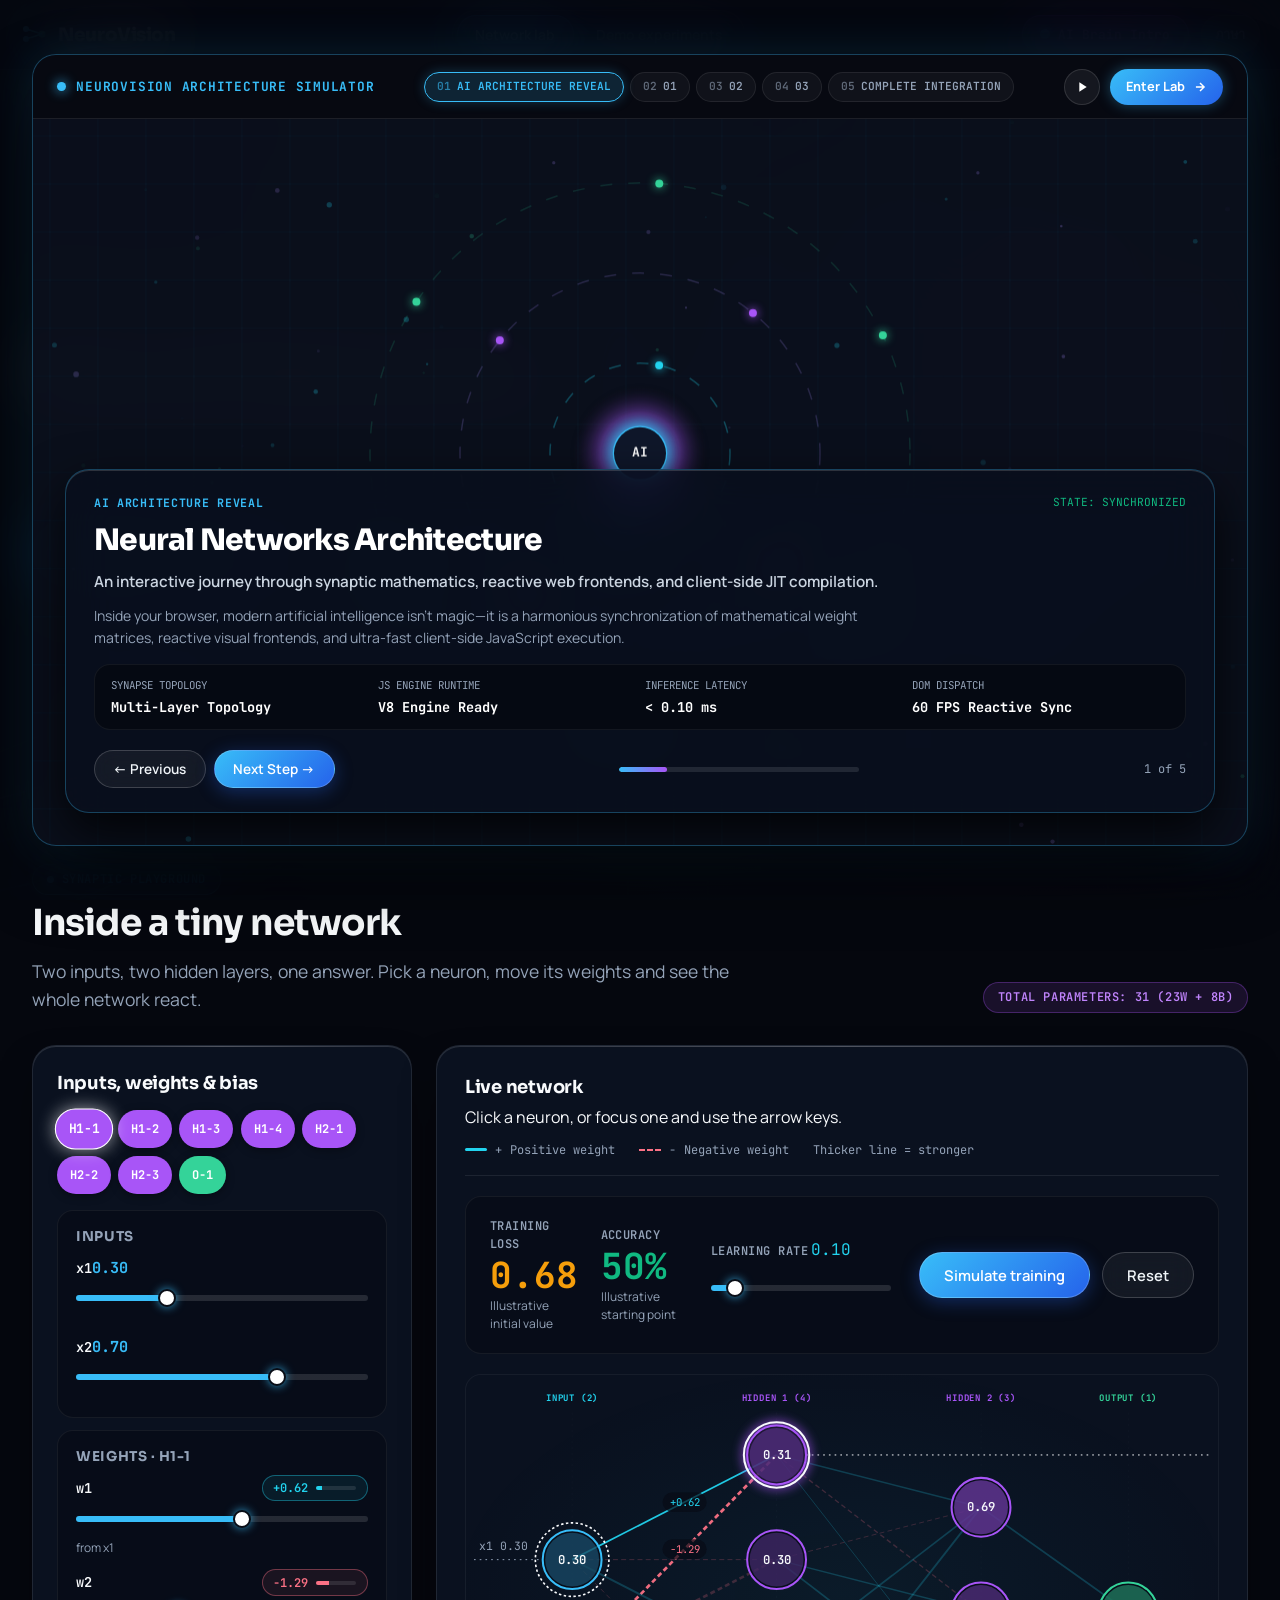
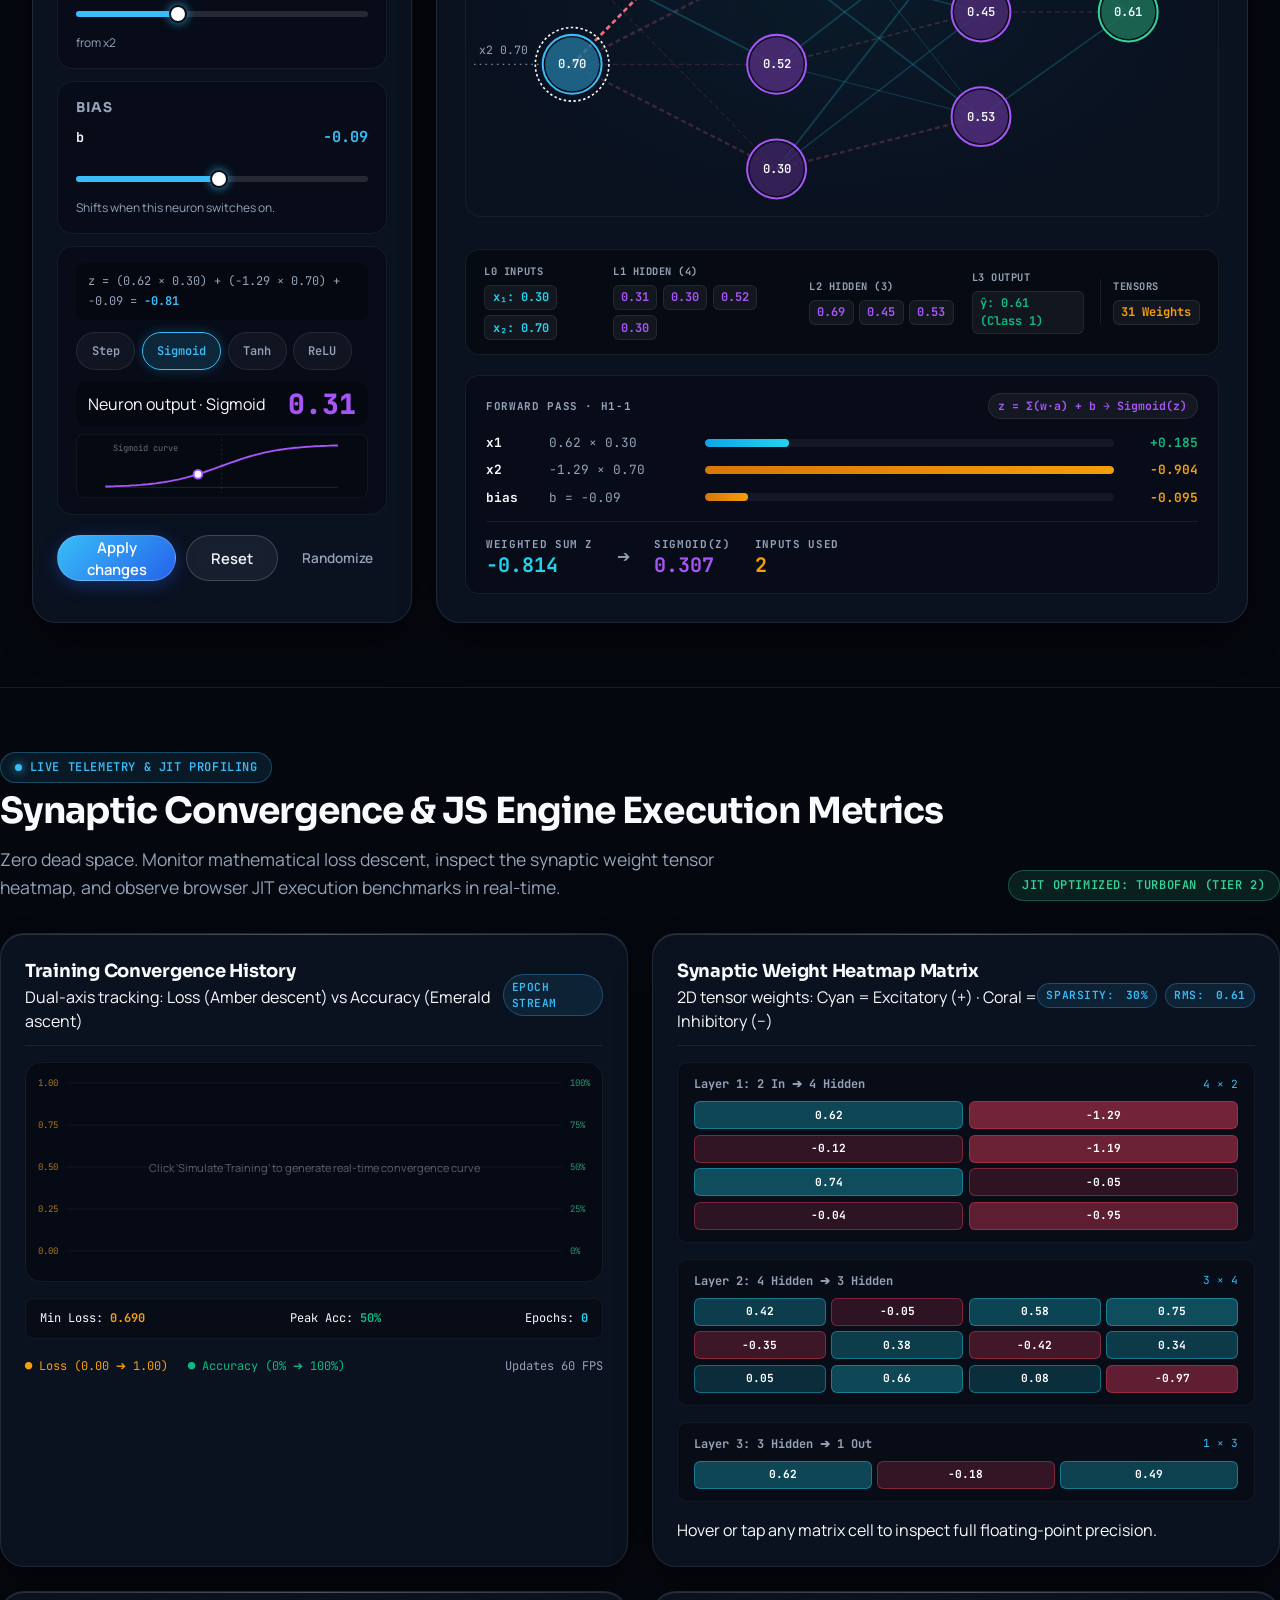
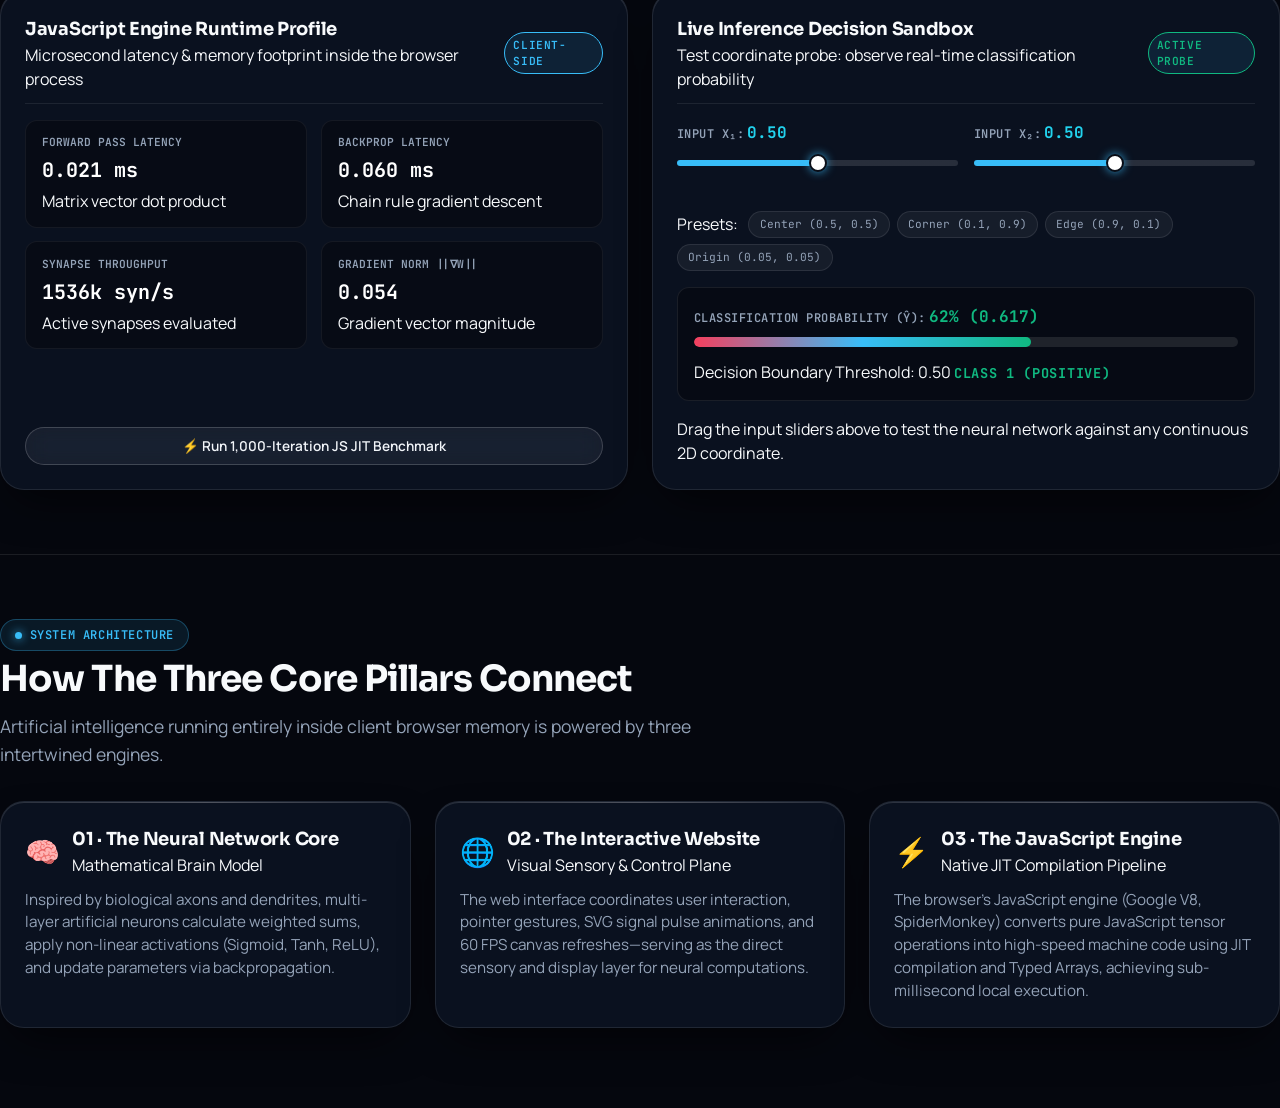
<file: index.html>
<!doctype html>
<html lang="en">
<head>
  <meta charset="utf-8">
  <meta name="viewport" content="width=device-width, initial-scale=1">
  <title data-title-en="NeuroVision — Neural Networks | Real-Time Lab & JS Engine" data-title-th="NeuroVision — โครงข่ายประสาทเทียมและห้องทดลอง">NeuroVision — Neural Networks | Real-Time Lab & JS Engine</title>
  <meta name="description" content="Explore synaptic neural networks, forward tensor activations, and client-side JavaScript execution in real-time.">
  <meta property="og:title" content="NeuroVision — Neural Networks">
  <meta property="og:description" content="Interactive visualizer: Synaptic Weights, Reactive Web Frontend, and V8 JS Compilation Engine in real-time.">
  <meta property="og:type" content="website">
  <meta name="twitter:card" content="summary_large_image">
  <link rel="preconnect" href="https://fonts.googleapis.com">
  <link rel="preconnect" href="https://fonts.gstatic.com" crossorigin>
  <link rel="stylesheet" href="https://fonts.googleapis.com/css2?family=JetBrains+Mono:wght@400;500;600;700;800&family=Manrope:wght@400;500;600;700&family=Sora:wght@600;700;800&display=swap">
  <link rel="stylesheet" href="css/style.css">
  <link rel="icon" href="favicon.svg" type="image/svg+xml">
</head>
<body data-page="lab">
  <div id="bg-host"></div>
  <a href="#main" class="skip-link" data-i18n="skip">Skip to content</a>
  <header id="topbar"></header>

  <main id="main">
    <div class="nv-page-in">
      <!-- Hero Section: Spacious & Clean Layout (Zero Dead Space, No Congestion) -->
      <section class="hero" aria-labelledby="hero-title">
        <div class="hero-art" id="hero-art"></div>
        <div class="hero-fade" aria-hidden="true"></div>
        <div class="container hero-inner">
          <div class="hero-copy">
            <div class="hero-eyebrow">
              <span class="eyebrow-line" aria-hidden="true"></span>
              <span class="eyebrow-text">Live in your browser · Zero cloud</span>
            </div>
            <h1 id="hero-title" class="display-1 hero-glimmer" data-i18n="heroTitle">
              Neural Networks
            </h1>
            
            <p class="hero-subtitle" data-i18n="heroBody">
              Explore synaptic weights, forward tensor propagation, and client-side JavaScript execution in real-time.
            </p>

            <div class="hero-actions">
              <a href="#lab" class="pill-primary" data-i18n="enterLab">Enter Network Lab</a>
              <a href="demos.html" class="pill-outline" data-i18n="tryDemos">Try Demos & Experiments</a>
            </div>
          </div>
        </div>
      </section>

      <!-- Section 1: Interactive Network Lab -->
      <section id="lab" class="container lab" aria-labelledby="lab-title">
        <div class="section-header">
          <div>
            <div class="tech-badge">
              <span class="pulse-dot"></span>
              <span>SYNAPTIC PLAYGROUND</span>
            </div>
            <h2 id="lab-title" class="h2" data-i18n="labTitle" style="margin-top:0.4rem;">Inside a tiny network</h2>
            <p class="lead" data-i18n="labIntro">Two inputs, two hidden layers, one answer. Pick a neuron, move its weights and see the whole network react.</p>
          </div>
          <div class="tech-badge" style="background:rgba(168,85,247,0.12); border-color:rgba(168,85,247,0.3); color:#c084fc;">
            <span>TOTAL PARAMETERS: 31 (23W + 8B)</span>
          </div>
        </div>

        <div class="lab-grid">
          <!-- Neuron Controls (Left Aside Panel) -->
          <aside class="card panel" id="panel" aria-labelledby="panel-title"></aside>

          <!-- Live Network Workspace (Wide Right) -->
          <div class="card-deep workspace">
            <div class="ws-head">
              <div>
                <h3 class="card-title" data-i18n="liveNet">Live Synaptic Network Graph</h3>
                <p class="hint" data-i18n="diagramHint" style="margin-top:0.25rem;">Click any neuron to inspect incoming weights, or focus one and navigate with arrow keys.</p>
              </div>
              <ul class="legend">
                <li><span class="l-pos" aria-hidden="true"></span> + <span data-i18n="positive">Positive Weight</span></li>
                <li><span class="l-neg" aria-hidden="true"></span> − <span data-i18n="negative">Negative Weight</span></li>
                <li data-i18n="thicker">Line Gauge = Signal Amplitude</li>
              </ul>
            </div>

            <!-- Metric & Training Control Bar -->
            <div class="ws-bar">
              <div class="metric">
                <span class="stat-label" data-i18n="loss">Training Loss</span>
                <strong class="metric-val text-amber" id="stat-loss">0.68</strong>
                <span class="metric-cap" id="cap-loss">Measured on training data</span>
              </div>
              <div class="metric">
                <span class="stat-label" data-i18n="accuracy">Accuracy</span>
                <strong class="metric-val text-green" id="stat-acc">50%</strong>
                <span class="metric-cap" id="cap-acc">Binary classification rate</span>
              </div>
              <div class="metric lr">
                <div class="row-between">
                  <span class="stat-label" data-i18n="lr">Learning Rate (η)</span>
                  <span class="lr-value font-mono text-cyan" id="lr-value">0.10</span>
                </div>
                <div id="lr-slider" style="margin-top:0.25rem;"></div>
              </div>
              <div class="ws-actions">
                <button type="button" class="pill-primary" id="btn-train" data-i18n="simulate">Simulate Training</button>
                <button type="button" class="pill-outline" id="btn-reset" data-i18n="reset">Reset Network</button>
              </div>
            </div>

            <!-- Network Canvas SVG -->
            <div class="ws-canvas">
              <svg id="diagram" class="diagram-svg" viewBox="0 0 900 520" preserveAspectRatio="xMidYMid meet" role="group"></svg>
            </div>

            <!-- Live Layer-by-Layer Activation Spectrum Strip (Photo 5 Fix) -->
            <div class="ws-live-spectrum" id="ws-live-spectrum">
              <div class="spectrum-col">
                <span class="spectrum-title">L0 INPUTS</span>
                <div class="spectrum-values" id="spec-l0">
                  <span class="spec-pill text-cyan">x₁: 0.30</span>
                  <span class="spec-pill text-cyan">x₂: 0.70</span>
                </div>
              </div>
              <div class="spectrum-col">
                <span class="spectrum-title">L1 HIDDEN (4)</span>
                <div class="spectrum-values" id="spec-l1">
                  <span class="spec-pill text-violet">0.31</span>
                  <span class="spec-pill text-violet">0.30</span>
                  <span class="spec-pill text-violet">0.52</span>
                  <span class="spec-pill text-violet">0.30</span>
                </div>
              </div>
              <div class="spectrum-col">
                <span class="spectrum-title">L2 HIDDEN (3)</span>
                <div class="spectrum-values" id="spec-l2">
                  <span class="spec-pill text-violet">0.69</span>
                  <span class="spec-pill text-violet">0.45</span>
                  <span class="spec-pill text-violet">0.53</span>
                </div>
              </div>
              <div class="spectrum-col">
                <span class="spectrum-title">L3 OUTPUT</span>
                <div class="spectrum-values" id="spec-l3">
                  <span class="spec-pill text-green" id="spec-out">ŷ: 0.61</span>
                </div>
              </div>
              <div class="spectrum-col" style="border-left: 1px solid rgba(255,255,255,0.08); padding-left: 0.75rem;">
                <span class="spectrum-title">TENSORS</span>
                <div class="spectrum-values">
                  <span class="spec-pill text-amber">31 Weights</span>
                </div>
              </div>
            </div>

            <!-- Forward-Pass Inspector: fills the workspace so there is no dead space -->
            <div class="ws-inspector" id="ws-inspector" aria-live="polite"></div>
          </div>
        </div>
        <div role="status" aria-live="polite" class="sr-only" id="announce"></div>
      </section>

      <!-- Section 2: Real-Time Analytics & JS Engine Telemetry -->
      <section id="analytics" class="container analytics-section" aria-labelledby="analytics-title">
        <div class="section-header">
          <div>
            <div class="tech-badge">
              <span class="pulse-dot"></span>
              <span>LIVE TELEMETRY & JIT PROFILING</span>
            </div>
            <h2 id="analytics-title" class="h2" style="margin-top:0.4rem;">
              Synaptic Convergence & JS Engine Execution Metrics
            </h2>
            <p class="lead">
              Zero dead space. Monitor mathematical loss descent, inspect the synaptic weight tensor heatmap, and observe browser JIT execution benchmarks in real-time.
            </p>
          </div>
          <div class="tech-badge" style="background:rgba(52,211,153,0.12); border-color:rgba(52,211,153,0.3); color:#34d399;">
            <span>JIT OPTIMIZED: TURBOFAN (TIER 2)</span>
          </div>
        </div>

        <div class="analytics-grid-4">
          <!-- Card 1: Real-Time Convergence Chart -->
          <div class="card-deep analytics-card">
            <div class="analytics-card-head">
              <div>
                <h3 class="card-title">Training Convergence History</h3>
                <p class="hint">Dual-axis tracking: Loss (Amber descent) vs Accuracy (Emerald ascent)</p>
              </div>
              <span class="tech-badge" style="padding:0.2rem 0.5rem; font-size:0.7rem;">EPOCH STREAM</span>
            </div>
            <div class="chart-wrapper">
              <canvas id="analytics-chart" class="chart-canvas"></canvas>
            </div>
            <div class="chart-summary-row">
              <span>Min Loss: <strong class="text-amber" id="chart-min-loss">0.68</strong></span>
              <span>Peak Acc: <strong class="text-green" id="chart-peak-acc">50%</strong></span>
              <span>Epochs: <strong class="text-cyan" id="chart-total-epochs">0</strong></span>
            </div>
            <div class="legend" style="justify-content:space-between; margin-top:0.15rem;">
              <div style="display:flex; gap:1.25rem;">
                <span style="color:#f59e0b;">● Loss (0.00 ➔ 1.00)</span>
                <span style="color:#10b981;">● Accuracy (0% ➔ 100%)</span>
              </div>
              <span class="hint">Updates 60 FPS</span>
            </div>
          </div>

          <!-- Card 2: Synaptic Weight Heatmap Matrix -->
          <div class="card-deep analytics-card">
            <div class="analytics-card-head">
              <div>
                <h3 class="card-title">Synaptic Weight Heatmap Matrix</h3>
                <p class="hint">2D tensor weights: Cyan = Excitatory (+) · Coral = Inhibitory (−)</p>
              </div>
              <div style="display:flex; gap:0.5rem;">
                <span class="tech-badge" style="padding:0.2rem 0.5rem; font-size:0.7rem;">
                  Sparsity: <strong id="matrix-sparsity" style="margin-left:0.2rem;">0%</strong>
                </span>
                <span class="tech-badge" style="padding:0.2rem 0.5rem; font-size:0.7rem;">
                  RMS: <strong id="matrix-rms" style="margin-left:0.2rem;">1.2</strong>
                </span>
              </div>
            </div>
            <div id="weight-matrix-grid">
              <!-- Dynamically populated by js/analytics.js -->
            </div>
            <p class="hint" style="margin-top:auto;">Hover or tap any matrix cell to inspect full floating-point precision.</p>
          </div>

          <!-- Card 3: JS Execution Engine Telemetry -->
          <div class="card-deep analytics-card">
            <div class="analytics-card-head">
              <div>
                <h3 class="card-title">JavaScript Engine Runtime Profile</h3>
                <p class="hint">Microsecond latency & memory footprint inside the browser process</p>
              </div>
              <span class="tech-badge" style="padding:0.2rem 0.5rem; font-size:0.7rem; color:#38bdf8; border-color:#38bdf8;">
                CLIENT-SIDE
              </span>
            </div>
            <div class="engine-hud-grid">
              <div class="engine-hud-box">
                <span class="hud-title">FORWARD PASS LATENCY</span>
                <strong class="hud-stat text-cyan" id="eng-fwd-latency">0.042 ms</strong>
                <span class="hint">Matrix vector dot product</span>
              </div>
              <div class="engine-hud-box">
                <span class="hud-title">BACKPROP LATENCY</span>
                <strong class="hud-stat text-violet" id="eng-back-latency">0.118 ms</strong>
                <span class="hint">Chain rule gradient descent</span>
              </div>
              <div class="engine-hud-box">
                <span class="hud-title">SYNAPSE THROUGHPUT</span>
                <strong class="hud-stat text-green" id="eng-throughput">480k syn/s</strong>
                <span class="hint">Active synapses evaluated</span>
              </div>
              <div class="engine-hud-box">
                <span class="hud-title">GRADIENT NORM ||∇W||</span>
                <strong class="hud-stat text-amber" id="eng-gradient-norm">0.054</strong>
                <span class="hint">Gradient vector magnitude</span>
              </div>
            </div>
            <button type="button" class="pill-outline tight" id="btn-run-benchmark" style="width:100%; justify-content:center; margin-top:auto;">
              <span>⚡ Run 1,000-Iteration JS JIT Benchmark</span>
            </button>
          </div>

          <!-- Card 4: Interactive Decision Probe Sandbox -->
          <div class="card-deep analytics-card">
            <div class="analytics-card-head">
              <div>
                <h3 class="card-title">Live Inference Decision Sandbox</h3>
                <p class="hint">Test coordinate probe: observe real-time classification probability</p>
              </div>
              <span class="tech-badge" style="padding:0.2rem 0.5rem; font-size:0.7rem; color:#10b981; border-color:#10b981;">
                ACTIVE PROBE
              </span>
            </div>
            <div class="inference-sandbox">
              <div class="probe-sliders">
                <div>
                  <div class="row-between">
                    <span class="stat-label">Input x₁:</span>
                    <strong class="font-mono text-cyan" id="probe-x1-val">0.50</strong>
                  </div>
                  <input type="range" id="probe-x1" class="nv-range" min="0" max="1" step="0.01" value="0.50">
                </div>
                <div>
                  <div class="row-between">
                    <span class="stat-label">Input x₂:</span>
                    <strong class="font-mono text-cyan" id="probe-x2-val">0.50</strong>
                  </div>
                  <input type="range" id="probe-x2" class="nv-range" min="0" max="1" step="0.01" value="0.50">
                </div>
              </div>
              <div class="preset-row">
                <span class="hint" style="margin-right:0.25rem;">Presets:</span>
                <button type="button" class="preset-pill" data-x1="0.5" data-x2="0.5">Center (0.5, 0.5)</button>
                <button type="button" class="preset-pill" data-x1="0.1" data-x2="0.9">Corner (0.1, 0.9)</button>
                <button type="button" class="preset-pill" data-x1="0.9" data-x2="0.1">Edge (0.9, 0.1)</button>
                <button type="button" class="preset-pill" data-x1="0.05" data-x2="0.05">Origin (0.05, 0.05)</button>
              </div>
              <div class="probe-readout">
                <div class="row-between">
                  <span class="stat-label">Classification Probability (ŷ):</span>
                  <strong class="font-mono text-green" id="probe-prob-val">50% (0.500)</strong>
                </div>
                <div class="probe-bar-track">
                  <div class="probe-bar-fill" id="probe-prob-bar"></div>
                </div>
                <div class="row-between" style="margin-top:0.35rem;">
                  <span class="hint">Decision Boundary Threshold: 0.50</span>
                  <span class="probe-verdict positive" id="probe-verdict">CLASS 1 (POSITIVE)</span>
                </div>
              </div>
            </div>
            <p class="hint" style="margin-top:auto;">Drag the input sliders above to test the neural network against any continuous 2D coordinate.</p>
          </div>
        </div>
      </section>

      <!-- Section 3: The Three Pillars Architecture Visual Guide -->
      <section class="container" style="padding: 4rem 0 5rem; border-top: 1px solid var(--glass-border);">
        <div class="section-header">
          <div>
            <div class="tech-badge">
              <span class="pulse-dot"></span>
              <span>SYSTEM ARCHITECTURE</span>
            </div>
            <h2 class="h2" style="margin-top:0.4rem;">How The Three Core Pillars Connect</h2>
            <p class="lead">Artificial intelligence running entirely inside client browser memory is powered by three intertwined engines.</p>
          </div>
        </div>

        <div style="display:grid; grid-template-columns:repeat(auto-fit, minmax(300px, 1fr)); gap:1.5rem; margin-top:1.5rem;">
          <div class="card-deep">
            <div style="display:flex; align-items:center; gap:0.75rem; margin-bottom:0.75rem;">
              <span style="font-size:1.75rem;">🧠</span>
              <div>
                <h3 class="card-title">01 · The Neural Network Core</h3>
                <span class="hint">Mathematical Brain Model</span>
              </div>
            </div>
            <p class="demo-body">
              Inspired by biological axons and dendrites, multi-layer artificial neurons calculate weighted sums, apply non-linear activations (Sigmoid, Tanh, ReLU), and update parameters via backpropagation.
            </p>
          </div>

          <div class="card-deep">
            <div style="display:flex; align-items:center; gap:0.75rem; margin-bottom:0.75rem;">
              <span style="font-size:1.75rem;">🌐</span>
              <div>
                <h3 class="card-title">02 · The Interactive Website</h3>
                <span class="hint">Visual Sensory & Control Plane</span>
              </div>
            </div>
            <p class="demo-body">
              The web interface coordinates user interaction, pointer gestures, SVG signal pulse animations, and 60 FPS canvas refreshes—serving as the direct sensory and display layer for neural computations.
            </p>
          </div>

          <div class="card-deep">
            <div style="display:flex; align-items:center; gap:0.75rem; margin-bottom:0.75rem;">
              <span style="font-size:1.75rem;">⚡</span>
              <div>
                <h3 class="card-title">03 · The JavaScript Engine</h3>
                <span class="hint">Native JIT Compilation Pipeline</span>
              </div>
            </div>
            <p class="demo-body">
              The browser's JavaScript engine (Google V8, SpiderMonkey) converts pure JavaScript tensor operations into high-speed machine code using JIT compilation and Typed Arrays, achieving sub-millisecond local execution.
            </p>
          </div>
        </div>
      </section>
    </div>
  </main>

  <!-- Core JavaScript Modules -->
  <script src="js/nn.js"></script>
  <script src="js/common.js"></script>
  <script src="js/intro.js"></script>
  <script src="js/analytics.js"></script>
  <script src="js/lab.js"></script>
</body>
</html>
</file>
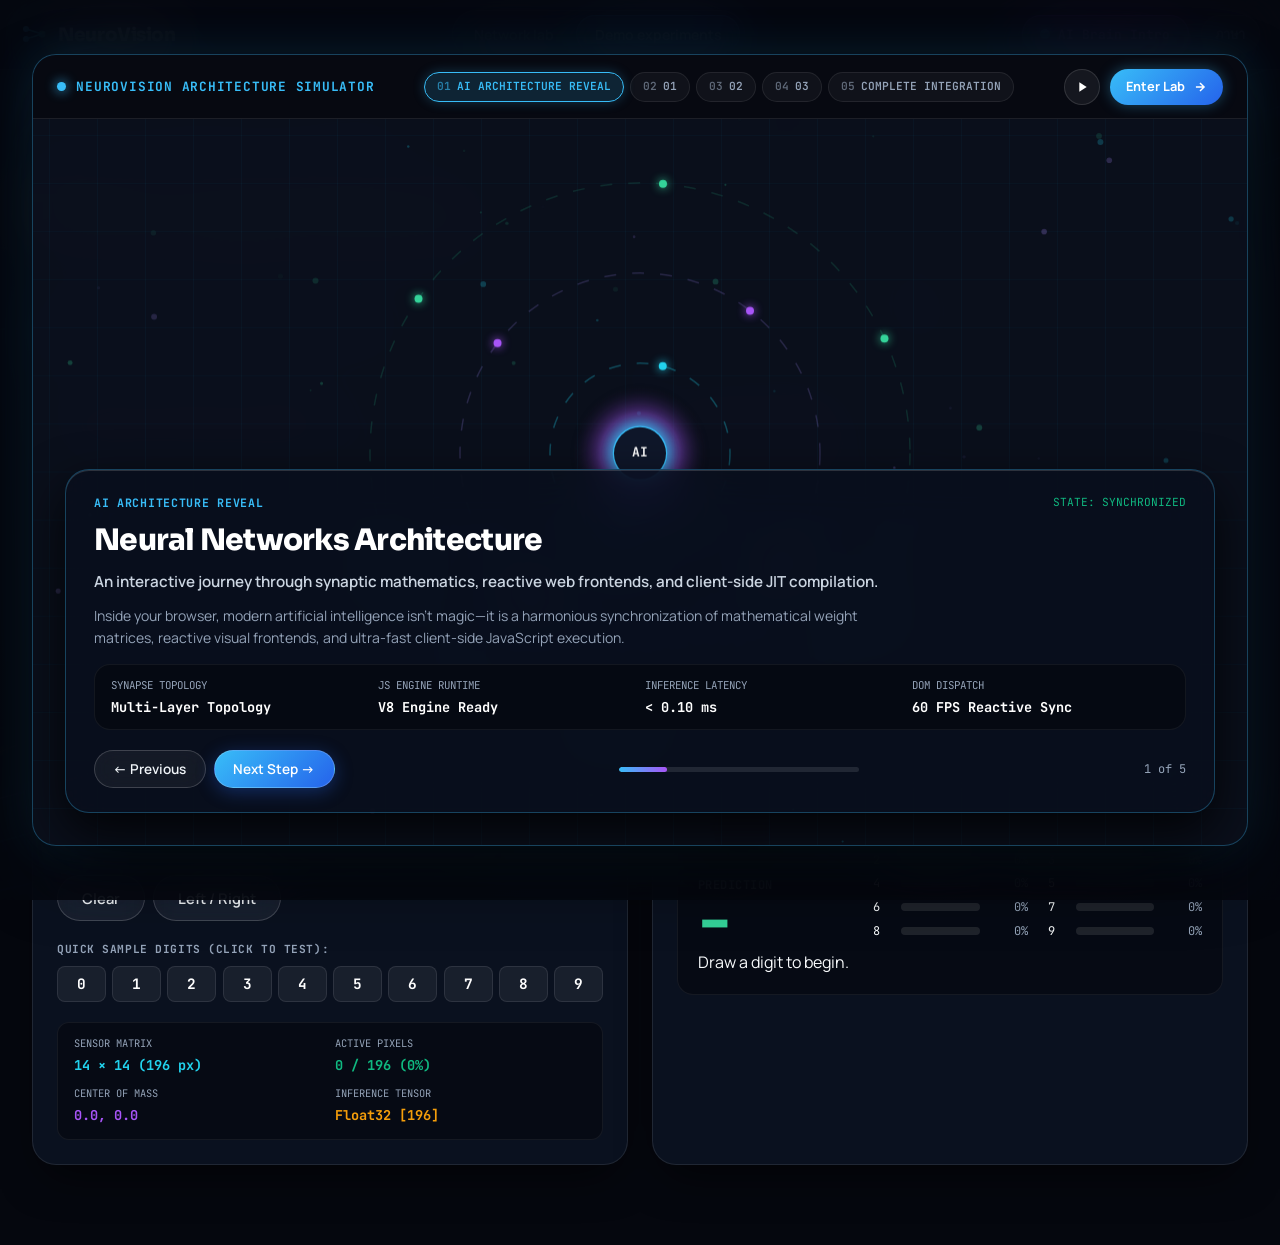
<file: demos.html>
<!doctype html>
<html lang="en">
<head>
  <meta charset="utf-8">
  <meta name="viewport" content="width=device-width, initial-scale=1">
  <title data-title-en="NeuroVision — Demo experiments" data-title-th="NeuroVision — การทดลองสาธิต">NeuroVision — Demo experiments</title>
  <meta name="description" content="Draw digits, train logic gates and bend decision boundaries with real neural networks.">
  <meta property="og:title" content="NeuroVision — Demo experiments">
  <meta property="og:description" content="Three hands-on neural network experiments for the exhibition floor.">
  <meta property="og:type" content="website">
  <meta name="twitter:card" content="summary_large_image">
  <link rel="preconnect" href="https://fonts.googleapis.com">
  <link rel="preconnect" href="https://fonts.gstatic.com" crossorigin>
  <link rel="stylesheet" href="https://fonts.googleapis.com/css2?family=JetBrains+Mono:wght@400;500;600;700;800&family=Manrope:wght@400;500;600;700&family=Sora:wght@600;700;800&display=swap">
  <link rel="stylesheet" href="css/style.css">
  <link rel="icon" href="favicon.svg" type="image/svg+xml">
</head>
<body data-page="demos">
  <div id="bg-host"></div>
  <a href="#main" class="skip-link" data-i18n="skip">Skip to content</a>
  <header id="topbar"></header>

  <main id="main">
    <div class="nv-page-in">
      <section class="container page-section">
        <div class="tech-badge" style="margin-bottom: 0.75rem;">
          <span class="pulse-dot"></span>
          <span>INTERACTIVE EXPERIMENTS · REAL-TIME INFERENCE</span>
        </div>
        <h1 class="h1 hero-glimmer" data-i18n="demosTitle">Three experiments</h1>
        <p class="lead" data-i18n="demosIntro">Draw, train and break real neural networks, right here in the browser.</p>

        <div class="demo-tabs" role="tablist" id="demo-tabs">
          <button type="button" class="seg-btn" role="tab" id="tab-digits" aria-controls="panel-digits" data-i18n="tabDigits">Read handwriting</button>
          <button type="button" class="seg-btn" role="tab" id="tab-gates" aria-controls="panel-gates" data-i18n="tabGates">One neuron vs many</button>
          <button type="button" class="seg-btn" role="tab" id="tab-boundary" aria-controls="panel-boundary" data-i18n="tabBoundary">Bend the boundary</button>
        </div>

        <!-- 1. Digits -->
        <div class="demo-panel" id="panel-digits" role="tabpanel" aria-labelledby="tab-digits" tabindex="-1">
          <div class="demo-grid" id="digit-grid">
            <div class="card-deep digit-card">
              <h2 class="card-title" data-i18n="digitTitle">Handwritten digit recognition</h2>
              <p class="demo-body" data-i18n="digitSub1"></p>
              <div class="canvas-frame sq">
                <canvas id="digit-canvas" class="digit-canvas" width="400" height="400" tabindex="0" role="img" data-i18n-aria="canvasLabel"></canvas>
              </div>
              <div class="tools">
                <button type="button" class="pill-outline" id="digit-clear" data-i18n="clear">Clear</button>
                <button type="button" class="pill-outline" id="digit-mirror" aria-pressed="false" data-i18n="mirror">Left / Right</button>
              </div>

              <!-- Quick Sample Digit Presets (Eliminates dead space - Photo 2) -->
              <div class="digit-sample-tray">
                <span class="sample-tray-title">QUICK SAMPLE DIGITS (CLICK TO TEST):</span>
                <div class="digit-num-pad">
                  <button type="button" class="num-key" data-digit="0">0</button>
                  <button type="button" class="num-key" data-digit="1">1</button>
                  <button type="button" class="num-key" data-digit="2">2</button>
                  <button type="button" class="num-key" data-digit="3">3</button>
                  <button type="button" class="num-key" data-digit="4">4</button>
                  <button type="button" class="num-key" data-digit="5">5</button>
                  <button type="button" class="num-key" data-digit="6">6</button>
                  <button type="button" class="num-key" data-digit="7">7</button>
                  <button type="button" class="num-key" data-digit="8">8</button>
                  <button type="button" class="num-key" data-digit="9">9</button>
                </div>
              </div>

              <!-- Live Raster Sensor Telemetry HUD (Eliminates dead space - Photo 2) -->
              <div class="digit-raster-hud">
                <div class="raster-hud-item">
                  <span class="raster-hud-label">SENSOR MATRIX</span>
                  <span class="raster-hud-val text-cyan">14 × 14 (196 px)</span>
                </div>
                <div class="raster-hud-item">
                  <span class="raster-hud-label">ACTIVE PIXELS</span>
                  <span class="raster-hud-val text-green" id="digit-active-px">0 / 196 (0%)</span>
                </div>
                <div class="raster-hud-item">
                  <span class="raster-hud-label">CENTER OF MASS</span>
                  <span class="raster-hud-val text-violet" id="digit-centroid">0.0, 0.0</span>
                </div>
                <div class="raster-hud-item">
                  <span class="raster-hud-label">INFERENCE TENSOR</span>
                  <span class="raster-hud-val text-amber">Float32 [196]</span>
                </div>
              </div>
            </div>
            <div class="card-deep">
              <div class="row-between" style="flex-wrap:wrap">
                <h2 class="card-title" data-i18n="netDiagram">Network diagram</h2>
                <span class="status-pill" id="digit-status"><span class="dot"></span><span id="digit-status-text"></span></span>
              </div>
              <p class="demo-body" data-i18n="digitSub2"></p>
              <div class="progress" id="digit-progress" role="progressbar" aria-valuemin="0" aria-valuemax="100" aria-valuenow="0"><i></i></div>
              <p class="hint" style="margin-top:0.5rem" id="digit-info"></p>
              <div class="canvas-frame"><canvas id="digit-net" width="720" height="300" role="img" data-i18n-aria="netDiagram"></canvas></div>
              <div class="readout">
                <div class="preview-row">
                  <figure><canvas id="digit-preview" width="14" height="14" role="img" data-i18n-aria="netInput"></canvas></figure>
                  <div>
                    <p class="stat-label" data-i18n="prediction">Prediction</p>
                    <p class="big-digit" id="digit-pred" aria-live="polite">–</p>
                    <p class="hint" id="digit-hint"></p>
                  </div>
                </div>
                <ul class="prob-list" id="digit-probs"></ul>
              </div>
            </div>
          </div>
        </div>

        <!-- 2. Gates -->
        <div class="demo-panel" id="panel-gates" role="tabpanel" aria-labelledby="tab-gates" tabindex="-1" hidden>
          <div class="demo-grid">
            <div class="card-deep">
              <h2 class="card-title" data-i18n="gatesTitle">Can one neuron learn it?</h2>
              <p class="demo-body" data-i18n="gatesBody"></p>
              <span class="field-label" data-i18n="gate">Logic gate</span>
              <div class="radio-row" role="radiogroup" id="gate-pick" data-i18n-aria="gate"></div>
              <span class="field-label" data-i18n="model">Model</span>
              <div class="radio-row" role="radiogroup" id="gate-model" data-i18n-aria="model"></div>
              <div class="tools">
                <button type="button" class="pill-primary" id="gate-train" data-i18n="train">Train</button>
                <button type="button" class="pill-outline" id="gate-reset" data-i18n="reset">Reset</button>
              </div>
              <p class="verdict" id="gate-verdict" role="status" aria-live="polite"></p>

              <!-- Live Truth Table & Separability Math Matrix (Eliminates dead space - Photo 3) -->
              <div class="gate-truth-matrix">
                <div class="matrix-head-row" style="display:flex; align-items:center; justify-content:space-between; margin-bottom:0.5rem;">
                  <span class="stat-label" style="color:#ffffff;">TRUTH TABLE & DECISION MATRIX</span>
                  <span class="tech-badge" id="gate-sep-badge" style="font-size:0.65rem; padding:0.15rem 0.5rem;">LINEARLY SEPARABLE</span>
                </div>
                <table class="truth-table" id="gate-truth-table">
                  <thead>
                    <tr>
                      <th>x₁</th>
                      <th>x₂</th>
                      <th>Target y</th>
                      <th>Model Output ŷ</th>
                      <th>Status</th>
                    </tr>
                  </thead>
                  <tbody id="gate-truth-body">
                    <!-- Populated dynamically by demos.js -->
                  </tbody>
                </table>
                <div class="hyperplane-math-card" style="margin-top:0.75rem;">
                  <div class="row-between">
                    <span class="stat-label" style="font-size:0.7rem;">HYPERPLANE:</span>
                    <span class="font-mono text-cyan" id="gate-equation" style="font-size:0.75rem;">w₁·x₁ + w₂·x₂ + b = 0</span>
                  </div>
                  <p class="hint" id="gate-theorem-note" style="margin-top:0.25rem; font-size:0.7rem;">
                    Single neuron draws a single linear decision boundary.
                  </p>
                </div>
              </div>
            </div>
            <div class="card-deep">
              <div class="row-between"><h2 class="card-title" id="gate-score-title"></h2><span class="status-pill" id="gate-score"></span></div>
              <div class="canvas-frame sq"><canvas id="gate-canvas" width="420" height="420" role="img" data-i18n-aria="gateCanvas"></canvas></div>
              <ul class="result-list" id="gate-results"></ul>
            </div>
          </div>
        </div>

        <!-- 3. Boundary -->
        <div class="demo-panel" id="panel-boundary" role="tabpanel" aria-labelledby="tab-boundary" tabindex="-1" hidden>
          <div class="demo-grid">
            <div class="card-deep">
              <h2 class="card-title" data-i18n="boundaryTitle">Decision boundary playground</h2>
              <p class="demo-body" data-i18n="boundaryBody"></p>
              <span class="field-label" data-i18n="team">Point color</span>
              <div class="radio-row" role="radiogroup" id="team-pick" data-i18n-aria="team"></div>
              <div class="tools">
                <button type="button" class="pill-primary" id="bd-train" data-i18n="train">Train</button>
                <button type="button" class="pill-outline" id="bd-clear" data-i18n="clear">Clear</button>
                <button type="button" class="pill-outline" id="bd-reset" data-i18n="reset">Reset</button>
              </div>
              <p class="hint" style="margin-top:1rem" id="bd-count" role="status" aria-live="polite"></p>
              <p class="hint" style="margin-top:0.5rem" data-i18n="boundaryCanvas"></p>
            </div>
            <div class="card-deep">
              <div class="canvas-frame sq" style="margin-top:0">
                <canvas id="bd-canvas" width="520" height="520" tabindex="0" role="application" data-i18n-aria="boundaryCanvas" style="cursor:crosshair"></canvas>
              </div>
            </div>
          </div>
        </div>
      </section>
    </div>
  </main>

  <script src="js/nn.js"></script>
  <script src="js/common.js"></script>
  <script src="js/intro.js"></script>
  <script src="js/demos.js"></script>
</body>
</html>
</file>
<file: css/style.css>
/*
 * NeuroVision — Professional AI Web Theme & Glassmorphism Design System
 * Typography: Sora (Display) · Manrope (Sans/Body) · JetBrains Mono (Telemetry/Numbers)
 * Ambient Glassmorphic obsidian/neon cyber palette with 60 FPS hardware-accelerated animations.
 */

:root {
  --font-display: "Sora", -apple-system, BlinkMacSystemFont, "Segoe UI", Roboto, sans-serif;
  --font-sans: "Manrope", -apple-system, BlinkMacSystemFont, "Segoe UI", Roboto, sans-serif;
  --font-script: "Sora", -apple-system, BlinkMacSystemFont, sans-serif;
  --font-mono: "JetBrains Mono", ui-monospace, SFMono-Regular, Menlo, Monaco, Consolas, monospace;

  --radius: 1rem;
  --radius-lg: 1.5rem;
  --radius-pill: 9999px;

  /* Glassmorphism obsidian base colors */
  --bg-deep: #05070e;
  --background: #090d16;
  --foreground: #f8fafc;
  --foreground-muted: #94a3b8;
  --muted-foreground: #94a3b8;

  /* Frosted Glass Layers */
  --glass-bg: rgba(15, 23, 42, 0.65);
  --glass-bg-hover: rgba(22, 33, 58, 0.75);
  --glass-nested: rgba(8, 12, 22, 0.7);
  --glass-border: rgba(255, 255, 255, 0.09);
  --glass-border-bright: rgba(56, 189, 248, 0.35);
  --glass-border-hover: rgba(255, 255, 255, 0.2);
  --glass-shadow: 0 20px 45px -15px rgba(0, 0, 0, 0.7), inset 0 1px 0 rgba(255, 255, 255, 0.12);

  --card: var(--glass-bg);
  --card-deep: var(--glass-bg);
  --card-nested: var(--glass-nested);
  --edge: var(--glass-border);
  --border: var(--glass-border);
  --input: rgba(255, 255, 255, 0.1);

  /* Primary Tech Accent Palette */
  --primary: #38bdf8;
  --primary-foreground: #04121e;
  --primary-glow: rgba(56, 189, 248, 0.4);

  --cyan: #22d3ee;
  --blue: #3b82f6;
  --violet: #a855f7;
  --emerald: #10b981;
  --amber: #f59e0b;
  --hot: #f43f5e;
  --neg: #fb7185;
  --dim: #475569;

  --neuron-input: #38bdf8;
  --neuron-hidden: #a855f7;
  --neuron-output: #34d399;

  --ease-out-expo: cubic-bezier(0.16, 1, 0.3, 1);
  --ease-spring: cubic-bezier(0.34, 1.56, 0.64, 1);
  color-scheme: dark;
}

*, *::before, *::after {
  box-sizing: border-box;
  border-color: var(--border);
}

html {
  scroll-behavior: smooth;
  -webkit-text-size-adjust: 100%;
}

body {
  margin: 0;
  background-color: var(--bg-deep);
  color: var(--foreground);
  font-family: var(--font-sans);
  line-height: 1.5;
  -webkit-font-smoothing: antialiased;
  -moz-osx-font-smoothing: grayscale;
  overflow-x: hidden;
}

h1, h2, h3, h4, h5, p, ul, ol, figure { margin: 0; }
ul { padding: 0; list-style: none; }
button { font: inherit; color: inherit; cursor: pointer; background: none; border: 0; padding: 0; }
a { color: inherit; text-decoration: none; }
svg { display: block; }

/* Custom Sleek Scrollbar */
::-webkit-scrollbar { width: 8px; height: 8px; }
::-webkit-scrollbar-track { background: var(--bg-deep); }
::-webkit-scrollbar-thumb {
  background: rgba(255, 255, 255, 0.15);
  border-radius: var(--radius-pill);
}
::-webkit-scrollbar-thumb:hover { background: rgba(56, 189, 248, 0.4); }

:focus-visible {
  outline: 2px solid var(--primary);
  outline-offset: 3px;
}

.sr-only {
  position: absolute; width: 1px; height: 1px; padding: 0; margin: -1px;
  overflow: hidden; clip: rect(0, 0, 0, 0); white-space: nowrap; border: 0;
}

.skip-link {
  position: absolute; z-index: 100; border-radius: var(--radius-pill); padding: 0.5rem 1.25rem;
  background: var(--primary); color: var(--primary-foreground); font-weight: 700;
  left: 1rem; top: -5rem; transition: top 200ms var(--ease-out-expo);
}
.skip-link:focus { top: 1rem; }

/* ---------- Layout & Grid Helpers ---------- */
.container {
  max-width: 1320px;
  margin: 0 auto;
  padding: 0 1.25rem;
}
@media (min-width: 768px) { .container { padding: 0 2rem; } }

main { position: relative; z-index: 10; }
.font-mono { font-family: var(--font-mono); }
.font-display { font-family: var(--font-display); }
.muted { color: var(--muted-foreground); }
.flex-1 { flex: 1 1 0%; }

/* ---------- Shimmering Typography & Headings ---------- */
.display-1 {
  font-family: var(--font-display);
  font-weight: 800;
  letter-spacing: -0.035em;
  line-height: 1.05;
  font-size: 2.75rem;
}
@media (min-width: 640px) { .display-1 { font-size: 3.75rem; } }
@media (min-width: 1024px) { .display-1 { font-size: 4.5rem; } }

.hero-glimmer {
  background: linear-gradient(135deg, #ffffff 0%, #cbd5e1 35%, #38bdf8 70%, #a855f7 100%);
  background-size: 250% auto;
  -webkit-background-clip: text;
  -webkit-text-fill-color: transparent;
  animation: textShimmer 8s linear infinite;
}

@keyframes textShimmer {
  0% { background-position: 0% 50%; }
  50% { background-position: 100% 50%; }
  100% { background-position: 0% 50%; }
}

.h1 {
  font-family: var(--font-display);
  font-weight: 800;
  letter-spacing: -0.03em;
  font-size: 2.25rem;
  line-height: 1.15;
}
@media (min-width: 640px) { .h1 { font-size: 3rem; } }

.h2 {
  font-family: var(--font-display);
  font-weight: 700;
  letter-spacing: -0.025em;
  font-size: 1.85rem;
  line-height: 1.2;
}
@media (min-width: 640px) { .h2 { font-size: 2.25rem; } }

.card-title {
  font-family: var(--font-display);
  font-size: 1.125rem;
  font-weight: 700;
  letter-spacing: -0.015em;
  color: var(--foreground);
}

.lead {
  max-width: 65ch;
  color: var(--muted-foreground);
  font-size: 1.1rem;
  line-height: 1.6;
  margin-top: 0.75rem;
}

/* Section Header Bar */
.section-header {
  display: flex;
  flex-direction: column;
  gap: 0.5rem;
  margin-bottom: 2rem;
}
@media (min-width: 768px) {
  .section-header {
    flex-direction: row;
    align-items: flex-end;
    justify-content: space-between;
  }
}

/* High-tech Badges */
.tech-badge {
  display: inline-flex;
  align-items: center;
  gap: 0.5rem;
  padding: 0.35rem 0.85rem;
  border-radius: var(--radius-pill);
  background: rgba(56, 189, 248, 0.1);
  border: 1px solid rgba(56, 189, 248, 0.3);
  color: #38bdf8;
  font-family: var(--font-mono);
  font-size: 0.75rem;
  font-weight: 600;
  letter-spacing: 0.05em;
  text-transform: uppercase;
}

.pulse-dot {
  width: 7px;
  height: 7px;
  border-radius: 50%;
  background: #38bdf8;
  box-shadow: 0 0 10px #38bdf8;
  animation: pulseGlow 2s ease-in-out infinite;
}

@keyframes pulseGlow {
  0%, 100% { opacity: 0.4; transform: scale(0.9); }
  50% { opacity: 1; transform: scale(1.15); }
}

/* ---------- Professional Glassmorphic Cards ---------- */
.card-deep, .card {
  background: var(--glass-bg);
  backdrop-filter: blur(20px) saturate(180%);
  -webkit-backdrop-filter: blur(20px) saturate(180%);
  border: 1px solid var(--glass-border);
  box-shadow: var(--glass-shadow);
  border-radius: var(--radius-lg);
  padding: 1.5rem;
  transition: border-color 250ms var(--ease-out-expo), box-shadow 250ms var(--ease-out-expo);
  position: relative;
  overflow: hidden;
}

.card-deep::before, .card::before {
  content: "";
  position: absolute;
  top: 0; left: 0; right: 0; height: 1px;
  background: linear-gradient(90deg, transparent, rgba(255, 255, 255, 0.18), transparent);
  pointer-events: none;
}

.card-deep:hover, .card:hover {
  border-color: rgba(255, 255, 255, 0.16);
  box-shadow: 0 24px 50px -15px rgba(0, 0, 0, 0.8), inset 0 1px 0 rgba(255, 255, 255, 0.18);
}

.nested {
  background: var(--glass-nested);
  border: 1px solid rgba(255, 255, 255, 0.06);
  border-radius: var(--radius);
  padding: 1rem 1.15rem;
}
.nested h4 {
  font-family: var(--font-display);
  font-size: 0.85rem;
  font-weight: 700;
  text-transform: uppercase;
  letter-spacing: 0.04em;
  color: var(--muted-foreground);
}

.stack-3 > * + * { margin-top: 0.75rem; }
.stack-4 > * + * { margin-top: 1rem; }

/* ---------- Interactive High-Tech Buttons ---------- */
.pill-primary, .pill-outline, .pill-glow {
  display: inline-flex;
  align-items: center;
  justify-content: center;
  gap: 0.5rem;
  min-height: 46px;
  border-radius: var(--radius-pill);
  font-family: var(--font-sans);
  font-weight: 600;
  font-size: 0.925rem;
  padding: 0 1.5rem;
  transition: all 220ms var(--ease-out-expo);
  position: relative;
  overflow: hidden;
  cursor: pointer;
}

.pill-primary {
  background: linear-gradient(135deg, #38bdf8 0%, #2563eb 100%);
  color: #ffffff;
  box-shadow: 0 4px 18px rgba(37, 99, 235, 0.35);
  border: 1px solid rgba(255, 255, 255, 0.2);
}
.pill-primary:hover {
  transform: translateY(-1.5px);
  box-shadow: 0 8px 26px rgba(56, 189, 248, 0.45);
}

.pill-outline {
  background: rgba(255, 255, 255, 0.05);
  border: 1px solid rgba(255, 255, 255, 0.18);
  color: #f1f5f9;
  backdrop-filter: blur(12px);
}
.pill-outline:hover {
  background: rgba(255, 255, 255, 0.12);
  border-color: rgba(255, 255, 255, 0.35);
  transform: translateY(-1.5px);
}

.pill-glow {
  background: linear-gradient(135deg, rgba(168, 85, 247, 0.2) 0%, rgba(56, 189, 248, 0.2) 100%);
  border: 1px solid rgba(168, 85, 247, 0.5);
  color: #ffffff;
  box-shadow: 0 0 20px rgba(168, 85, 247, 0.3);
}
.pill-glow:hover {
  border-color: #38bdf8;
  box-shadow: 0 0 28px rgba(56, 189, 248, 0.45);
  transform: translateY(-1.5px);
}

.pill-primary.tight, .pill-outline.tight {
  min-height: 38px;
  padding: 0 1.15rem;
  font-size: 0.85rem;
}

.link-btn {
  min-height: 40px;
  border-radius: var(--radius-pill);
  padding: 0 0.85rem;
  font-size: 0.85rem;
  font-weight: 600;
  color: var(--muted-foreground);
  transition: color 180ms;
}
.link-btn:hover { color: #ffffff; text-decoration: underline; text-underline-offset: 4px; }

/* ---------- Top Bar (Glassmorphic Header) ---------- */
.topbar {
  position: sticky;
  top: 0;
  z-index: 50;
  background: rgba(9, 13, 22, 0.75);
  backdrop-filter: blur(24px) saturate(180%);
  -webkit-backdrop-filter: blur(24px) saturate(180%);
  border-bottom: 1px solid var(--glass-border);
}

.topbar-inner {
  display: flex;
  align-items: center;
  justify-content: space-between;
  gap: 1rem;
  max-width: 1320px;
  margin: 0 auto;
  padding: 0.65rem 1.25rem;
}

.brand {
  display: flex;
  align-items: center;
  gap: 0.65rem;
  font-family: var(--font-display);
  font-size: 1.15rem;
  font-weight: 800;
  letter-spacing: -0.025em;
  color: #ffffff;
}

.brand-dot {
  width: 10px;
  height: 10px;
  border-radius: 50%;
  background: #38bdf8;
  box-shadow: 0 0 12px #38bdf8;
}

.topnav { display: flex; align-items: center; gap: 0.75rem; }

.topnav-pill {
  display: flex;
  align-items: center;
  gap: 0.25rem;
  border-radius: var(--radius-pill);
  padding: 0.25rem;
  border: 1px solid var(--glass-border);
  background: rgba(15, 23, 42, 0.5);
}

.tab-link {
  display: inline-flex;
  align-items: center;
  min-height: 38px;
  border-radius: var(--radius-pill);
  padding: 0 1.1rem;
  font-size: 0.875rem;
  font-weight: 600;
  color: var(--muted-foreground);
  transition: all 180ms var(--ease-out-expo);
}
.tab-link:hover { color: #ffffff; }
.tab-link[aria-current="page"] {
  background: linear-gradient(135deg, rgba(56, 189, 248, 0.2), rgba(37, 99, 235, 0.2));
  border: 1px solid rgba(56, 189, 248, 0.4);
  color: #ffffff;
}

.topbar-end {
  display: flex;
  align-items: center;
  gap: 0.75rem;
}

.btn-intro-launch {
  display: inline-flex;
  align-items: center;
  gap: 0.5rem;
  min-height: 38px;
  padding: 0 1.1rem;
  border-radius: var(--radius-pill);
  background: rgba(168, 85, 247, 0.15);
  border: 1px solid rgba(168, 85, 247, 0.4);
  color: #c084fc;
  font-family: var(--font-mono);
  font-size: 0.8rem;
  font-weight: 700;
  transition: all 200ms var(--ease-out-expo);
}
.btn-intro-launch:hover {
  background: rgba(168, 85, 247, 0.3);
  border-color: #c084fc;
  color: #ffffff;
  box-shadow: 0 0 16px rgba(168, 85, 247, 0.4);
}

.lang-toggle {
  display: inline-flex;
  align-items: center;
  justify-content: center;
  min-height: 38px;
  min-width: 44px;
  border-radius: var(--radius-pill);
  padding: 0 0.85rem;
  font-size: 0.8rem;
  font-weight: 700;
  font-family: var(--font-mono);
  border: 1px solid var(--glass-border);
  background: rgba(255, 255, 255, 0.04);
  color: var(--muted-foreground);
  transition: all 180ms;
}
.lang-toggle:hover {
  border-color: rgba(255, 255, 255, 0.3);
  color: #ffffff;
}

/* ---------- Animated Professional Background ---------- */
.bg-root {
  position: fixed; inset: 0; z-index: 0;
  overflow: hidden; pointer-events: none;
}
.bg-root > * { position: absolute; inset: 0; }

.bg-base {
  background:
    radial-gradient(circle at 15% 20%, rgba(37, 99, 235, 0.14) 0%, transparent 45%),
    radial-gradient(circle at 85% 65%, rgba(168, 85, 247, 0.12) 0%, transparent 45%),
    radial-gradient(circle at 50% 90%, rgba(16, 185, 129, 0.08) 0%, transparent 40%),
    var(--bg-deep);
}

.bg-circuit { inset: -2rem; transition: translate 400ms var(--ease-out-expo); }
.bg-circuit svg { width: 100%; height: 100%; opacity: 0.04; }

.bg-canvas { opacity: 0.85; }
.bg-vignette {
  background: radial-gradient(ellipse at center, transparent 40%, rgba(5, 7, 14, 0.75) 100%);
}

/* ---------- Hero Section ---------- */
.hero {
  position: relative;
  isolation: isolate;
  overflow: hidden;
  display: flex;
  align-items: center;
  min-height: clamp(520px, 82vh, 760px);
  padding: 4rem 0;
  -webkit-mask-image: linear-gradient(to bottom, #000 78%, transparent 100%);
  mask-image: linear-gradient(to bottom, #000 78%, transparent 100%);
  background:
    radial-gradient(ellipse 55% 70% at 18% 50%, rgba(37, 99, 235, 0.16), transparent 70%),
    radial-gradient(ellipse 45% 60% at 82% 40%, rgba(168, 85, 247, 0.12), transparent 70%);
}
.hero::before {
  content: "";
  position: absolute; inset: 0; z-index: -2;
  background-image:
    linear-gradient(rgba(255, 255, 255, 0.035) 1px, transparent 1px),
    linear-gradient(90deg, rgba(255, 255, 255, 0.035) 1px, transparent 1px);
  background-size: 56px 56px;
  -webkit-mask-image: radial-gradient(ellipse at 50% 50%, #000 25%, transparent 78%);
  mask-image: radial-gradient(ellipse at 50% 50%, #000 25%, transparent 78%);
  pointer-events: none;
}

/* Large live network art filling the right side of the hero */
.hero-art {
  position: absolute;
  top: 0;
  right: clamp(1rem, 5vw, 6rem);
  bottom: 0;
  width: calc(100% - 2rem);
  z-index: -1;
  overflow: hidden;
  opacity: 0.4;
  filter: drop-shadow(0 0 40px rgba(56, 189, 248, 0.22));
}
.hero-art svg { width: 100%; height: 100%; display: block; }
@media (min-width: 900px) {
  .hero-art { width: 52%; opacity: 1; }
}

.hero-fade {
  position: absolute; inset: 0; z-index: -1;
  background: linear-gradient(to right, var(--bg-deep) 0%, rgba(5, 7, 14, 0.82) 30%, rgba(5, 7, 14, 0) 58%);
}

.hero-inner {
  display: block;
  width: 100%;
  max-width: 1320px;
  margin: 0 auto;
  padding: 1rem 1.25rem;
}
@media (min-width: 768px) { .hero-inner { padding: 1rem 2rem; } }

.hero-copy { max-width: 36rem; position: relative; }
.hero-eyebrow {
  display: flex;
  align-items: center;
  gap: 0.85rem;
  margin-bottom: 1.5rem;
}
.eyebrow-line {
  position: relative;
  width: 44px; height: 2px;
  border-radius: 99px;
  background: linear-gradient(90deg, #10b981, #34d399);
  box-shadow: 0 0 14px rgba(16, 185, 129, 0.75);
}
.eyebrow-line::after {
  content: "";
  position: absolute; right: -4px; top: 50%;
  width: 6px; height: 6px; margin-top: -3px;
  border-radius: 50%;
  background: #34d399;
  box-shadow: 0 0 10px #34d399;
  animation: pulseGlow 2s ease-in-out infinite;
}
.eyebrow-text {
  font-family: var(--font-mono);
  font-size: 0.72rem;
  font-weight: 600;
  letter-spacing: 0.16em;
  text-transform: uppercase;
  color: #34d399;
}

/* Big heavy hero title: wraps to two lines ("Neural / Networks") */
.hero .display-1 {
  font-size: clamp(2.5rem, 4.6vw, 4rem);
  line-height: 1.1;
  letter-spacing: -0.035em;
  max-width: 12ch;
}
.hero .hero-glimmer {
  background: linear-gradient(120deg, #ffffff 0%, #ffffff 40%, #bae6fd 62%, #38bdf8 82%, #a855f7 100%);
  background-size: 220% auto;
  -webkit-background-clip: text;
  background-clip: text;
  -webkit-text-fill-color: transparent;
  animation: textShimmer 9s ease-in-out infinite;
  filter: drop-shadow(0 4px 28px rgba(56, 189, 248, 0.22));
}

.hero-copy .hero-subtitle {
  margin-top: 1.5rem;
  margin-bottom: 2.25rem;
  padding-left: 1.1rem;
  border-left: 2px solid;
  border-image: linear-gradient(to bottom, #38bdf8, rgba(168, 85, 247, 0.15)) 1;
  max-width: 46ch;
  font-size: 1.05rem;
  line-height: 1.8;
  color: #a9b6cb;
}

.hero-actions {
  display: flex;
  flex-wrap: wrap;
  align-items: center;
  gap: 1.1rem;
}
.hero-actions .pill-primary,
.hero-actions .pill-outline { min-height: 52px; padding: 0 1.75rem; font-size: 0.975rem; }
.hero-actions .pill-primary::after {
  content: "→";
  font-weight: 700;
  transition: transform 220ms var(--ease-out-expo);
}
.hero-actions .pill-primary:hover::after { transform: translateX(4px); }

/* ---------- Network Lab Layout ---------- */
.lab {
  padding-top: 3.5rem;
  padding-bottom: 4rem;
  scroll-margin-top: 4.5rem;
}

.lab-grid {
  display: grid;
  gap: 1.5rem;
  margin-top: 2rem;
  grid-template-columns: minmax(0, 1fr);
}
@media (min-width: 1080px) {
  .lab-grid {
    grid-template-columns: 380px minmax(0, 1fr);
    align-items: stretch;
  }
}

.workspace {
  display: flex;
  flex-direction: column;
  gap: 1.25rem;
  padding: 1.75rem;
}

.ws-head {
  display: flex;
  flex-wrap: wrap;
  align-items: center;
  justify-content: space-between;
  gap: 0.75rem 1.5rem;
  border-bottom: 1px solid rgba(255, 255, 255, 0.08);
  padding-bottom: 1rem;
}

.ws-bar {
  display: grid;
  gap: 1.25rem;
  align-items: center;
  padding: 1.25rem 1.5rem;
  border-radius: var(--radius);
  background: var(--glass-nested);
  border: 1px solid rgba(255, 255, 255, 0.06);
  grid-template-columns: repeat(2, minmax(0, 1fr));
}
@media (min-width: 1280px) {
  .ws-bar {
    grid-template-columns: auto auto minmax(180px, 1fr) auto;
    gap: 1.75rem;
  }
}

.metric {
  display: flex;
  flex-direction: column;
  gap: 0.25rem;
  min-width: 0;
}
.stat-label {
  font-family: var(--font-mono);
  font-size: 0.75rem;
  font-weight: 600;
  text-transform: uppercase;
  letter-spacing: 0.04em;
  color: var(--muted-foreground);
}
.metric-val {
  font-family: var(--font-mono);
  font-size: 2.25rem;
  font-weight: 700;
  line-height: 1;
}
.metric-cap {
  font-size: 0.75rem;
  color: var(--muted-foreground);
}

.text-amber { color: #f59e0b; }
.text-green { color: #10b981; }
.text-cyan { color: #22d3ee; }
.text-violet { color: #a855f7; }

.metric.lr { grid-column: span 2; }
@media (min-width: 1280px) { .metric.lr { grid-column: auto; } }

.ws-actions {
  display: flex;
  gap: 0.75rem;
  grid-column: span 2;
}
@media (min-width: 1280px) { .ws-actions { grid-column: auto; } }

.ws-canvas {
  width: 100%;
  flex: 0 0 auto;
  display: flex;
  align-items: center;
  justify-content: center;
  border-radius: var(--radius);
  background: radial-gradient(ellipse at center, rgba(34, 211, 238, 0.05), transparent 75%);
  border: 1px solid rgba(255, 255, 255, 0.05);
  padding: 0.5rem;
}
.ws-canvas .diagram-svg {
  width: 100%;
  height: auto;
  max-height: 480px;
  display: block;
}

/* Live Layer Activation Spectrum (Photo 5 Professional Layout) */
.ws-live-spectrum {
  display: grid;
  grid-template-columns: repeat(2, minmax(0, 1fr));
  gap: 0.75rem 1rem;
  padding: 0.85rem 1.15rem;
  border-radius: 14px;
  background: rgba(0, 0, 0, 0.4);
  border: 1px solid rgba(255, 255, 255, 0.07);
  margin-top: 0.75rem;
}
@media (min-width: 900px) {
  .ws-live-spectrum {
    grid-template-columns: 1fr 1.6fr 1.3fr 1fr auto;
    align-items: center;
  }
}
.spectrum-col {
  display: flex;
  flex-direction: column;
  gap: 0.35rem;
  min-width: 0;
}
.spectrum-title {
  font-family: var(--font-mono);
  font-size: 0.65rem;
  font-weight: 700;
  text-transform: uppercase;
  color: var(--muted-foreground);
  letter-spacing: 0.05em;
}
.spectrum-values {
  display: flex;
  flex-wrap: wrap;
  align-items: center;
  gap: 0.35rem;
}
.spec-pill {
  font-family: var(--font-mono);
  font-size: 0.75rem;
  font-weight: 700;
  padding: 0.15rem 0.45rem;
  border-radius: 6px;
  background: rgba(255, 255, 255, 0.05);
  border: 1px solid rgba(255, 255, 255, 0.08);
}

/* Digits Demo Additions (Photo 2 Dead Space Fix) */
.digit-sample-tray {
  margin-top: 1.25rem;
  display: flex;
  flex-direction: column;
  gap: 0.5rem;
}
.sample-tray-title {
  font-family: var(--font-mono);
  font-size: 0.7rem;
  font-weight: 700;
  color: var(--muted-foreground);
  letter-spacing: 0.05em;
}
.digit-num-pad {
  display: grid;
  grid-template-columns: repeat(5, 1fr);
  gap: 0.4rem;
}
@media (min-width: 640px) {
  .digit-num-pad { grid-template-columns: repeat(10, 1fr); }
}
.num-key {
  height: 36px;
  border-radius: 8px;
  background: rgba(255, 255, 255, 0.06);
  border: 1px solid var(--glass-border);
  color: #ffffff;
  font-family: var(--font-mono);
  font-size: 0.9rem;
  font-weight: 700;
  display: flex;
  align-items: center;
  justify-content: center;
  cursor: pointer;
  transition: all 160ms var(--ease-out-expo);
}
.num-key:hover {
  background: rgba(56, 189, 248, 0.2);
  border-color: #38bdf8;
  color: #38bdf8;
  transform: translateY(-1px);
}
.digit-raster-hud {
  display: grid;
  grid-template-columns: repeat(2, 1fr);
  gap: 0.65rem;
  margin-top: 1.25rem;
  padding: 0.85rem 1rem;
  background: rgba(0, 0, 0, 0.35);
  border: 1px solid rgba(255, 255, 255, 0.06);
  border-radius: 12px;
}
.raster-hud-item {
  display: flex;
  flex-direction: column;
  gap: 0.2rem;
}
.raster-hud-label {
  font-family: var(--font-mono);
  font-size: 0.65rem;
  color: var(--muted-foreground);
  text-transform: uppercase;
}
.raster-hud-val {
  font-family: var(--font-mono);
  font-size: 0.85rem;
  font-weight: 700;
}

/* Gates Demo Additions (Photo 3 Dead Space Fix) */
.gate-truth-matrix {
  margin-top: 1.25rem;
  background: rgba(0, 0, 0, 0.35);
  border: 1px solid rgba(255, 255, 255, 0.07);
  border-radius: 12px;
  padding: 1rem;
  display: flex;
  flex-direction: column;
  gap: 0.75rem;
}
.truth-table {
  width: 100%;
  border-collapse: collapse;
  font-family: var(--font-mono);
  font-size: 0.75rem;
}
.truth-table th {
  text-align: left;
  padding: 0.35rem 0.5rem;
  color: var(--muted-foreground);
  border-bottom: 1px solid rgba(255, 255, 255, 0.08);
  font-weight: 600;
}
.truth-table td {
  padding: 0.4rem 0.5rem;
  border-bottom: 1px solid rgba(255, 255, 255, 0.04);
}
.hyperplane-math-card {
  background: rgba(255, 255, 255, 0.03);
  border-radius: 8px;
  padding: 0.65rem 0.85rem;
  border: 1px solid rgba(255, 255, 255, 0.05);
}

.legend {
  display: flex;
  flex-wrap: wrap;
  align-items: center;
  gap: 0.75rem 1.5rem;
  font-family: var(--font-mono);
  font-size: 0.75rem;
  color: var(--muted-foreground);
}
.legend li { display: flex; align-items: center; gap: 0.5rem; }
.legend .l-pos { width: 22px; height: 3px; border-radius: 2px; background: var(--cyan); }
.legend .l-neg { width: 22px; border-top: 2px dashed var(--neg); }

/* ---------- Side Panel (Neuron Controls) ---------- */
.chip-row {
  display: flex;
  flex-wrap: wrap;
  gap: 0.45rem;
  margin-top: 0.85rem;
}

.neuron-chip {
  display: flex;
  align-items: center;
  justify-content: center;
  height: 38px;
  min-width: 44px;
  padding: 0 0.75rem;
  border-radius: var(--radius-pill);
  border: 1.5px solid transparent;
  color: #ffffff;
  font-family: var(--font-mono);
  font-size: 0.75rem;
  font-weight: 700;
  transition: all 180ms var(--ease-out-expo);
  box-shadow: 0 2px 8px rgba(0, 0, 0, 0.4);
}
.neuron-chip:hover { transform: scale(1.05); }
.neuron-chip[aria-pressed="true"] {
  border-color: #ffffff;
  box-shadow: 0 0 16px rgba(255, 255, 255, 0.6);
  transform: scale(1.08);
}

.small-row { display: flex; align-items: center; justify-content: space-between; }
.var-name {
  font-family: var(--font-mono);
  font-size: 0.85rem;
  font-weight: 600;
  color: var(--foreground);
}
.var-value {
  font-family: var(--font-mono);
  font-size: 0.95rem;
  font-weight: 700;
  color: #38bdf8;
}

.w-badge {
  display: inline-flex;
  align-items: center;
  gap: 0.5rem;
  border-radius: var(--radius-pill);
  border: 1px solid;
  padding: 0.2rem 0.65rem;
  font-family: var(--font-mono);
  font-size: 0.75rem;
  font-weight: 600;
}
.w-badge.pos { color: var(--cyan); border-color: rgba(34, 211, 238, 0.4); background: rgba(34, 211, 238, 0.08); }
.w-badge.neg { color: var(--neg); border-color: rgba(251, 113, 133, 0.4); background: rgba(251, 113, 133, 0.08); }
.w-badge.zero { color: var(--muted-foreground); border-color: var(--border); }

.w-bar { width: 2.5rem; height: 4px; overflow: hidden; border-radius: var(--radius-pill); background: rgba(255, 255, 255, 0.1); }
.w-bar i { display: block; height: 100%; }
.w-badge.pos i { background: var(--cyan); }
.w-badge.neg i { background: var(--neg); }
.w-badge.zero i { background: var(--muted-foreground); }

.from-note {
  margin-top: -0.25rem;
  font-size: 0.75rem;
  color: var(--muted-foreground);
}

.z-line {
  word-break: break-word;
  font-family: var(--font-mono);
  font-size: 0.75rem;
  line-height: 1.7;
  color: var(--muted-foreground);
  padding: 0.5rem 0.75rem;
  background: rgba(0, 0, 0, 0.3);
  border-radius: 8px;
}
.z-line b { font-weight: 700; color: #38bdf8; }

.radio-row { display: flex; flex-wrap: wrap; gap: 0.4rem; margin-top: 0.75rem; }
.seg-btn {
  min-height: 38px;
  border-radius: var(--radius-pill);
  border: 1px solid var(--glass-border);
  background: rgba(255, 255, 255, 0.04);
  padding: 0 0.9rem;
  font-family: var(--font-mono);
  font-size: 0.75rem;
  font-weight: 600;
  color: var(--muted-foreground);
  transition: all 180ms;
}
.seg-btn:hover { color: #ffffff; border-color: rgba(255, 255, 255, 0.25); }
.seg-btn[aria-checked="true"], .seg-btn[aria-selected="true"] {
  border-color: #38bdf8;
  background: rgba(56, 189, 248, 0.15);
  color: #38bdf8;
  box-shadow: 0 0 12px rgba(56, 189, 248, 0.25);
}

.out-row {
  display: flex;
  align-items: center;
  justify-content: space-between;
  margin-top: 0.75rem;
  padding: 0.5rem 0.75rem;
  background: rgba(0, 0, 0, 0.3);
  border-radius: 10px;
}
.out-value {
  font-family: var(--font-mono);
  font-size: 1.75rem;
  font-weight: 800;
  line-height: 1;
}

.panel-actions {
  display: flex;
  flex-wrap: wrap;
  align-items: center;
  gap: 0.65rem;
  margin-top: 1.25rem;
}

/* ---------- Sliders ---------- */
.range-wrap { position: relative; }
.nv-range {
  appearance: none; -webkit-appearance: none;
  width: 100%; height: 36px; margin: 0;
  background: transparent; cursor: pointer; --fill: 50%;
}
.nv-range::-webkit-slider-runnable-track {
  height: 6px; border-radius: var(--radius-pill);
  background: linear-gradient(to right, #38bdf8 var(--fill), rgba(255, 255, 255, 0.12) var(--fill));
}
.nv-range::-moz-range-track {
  height: 6px; border-radius: var(--radius-pill);
  background: rgba(255, 255, 255, 0.12);
}
.nv-range::-moz-range-progress {
  height: 6px; border-radius: var(--radius-pill);
  background: #38bdf8;
}
.nv-range::-webkit-slider-thumb {
  -webkit-appearance: none;
  width: 18px; height: 18px; margin-top: -6px;
  border-radius: 50%;
  background: #ffffff;
  border: 2px solid #090d16;
  box-shadow: 0 0 10px rgba(56, 189, 248, 0.8);
  transition: transform 180ms var(--ease-out-expo);
}
.nv-range::-moz-range-thumb {
  width: 18px; height: 18px; border-radius: 50%;
  background: #ffffff; border: 2px solid #090d16;
  box-shadow: 0 0 10px rgba(56, 189, 248, 0.8);
  transition: transform 180ms var(--ease-out-expo);
}
.nv-range:hover::-webkit-slider-thumb { transform: scale(1.15); }

/* ---------- REAL-TIME ANALYTICS & JS ENGINE SECTION ---------- */
.analytics-section {
  padding: 4rem 0;
  border-top: 1px solid var(--glass-border);
}

.analytics-grid-4 {
  display: grid;
  gap: 1.5rem;
  grid-template-columns: minmax(0, 1fr);
  margin-top: 1.5rem;
}
@media (min-width: 900px) {
  .analytics-grid-4 {
    grid-template-columns: repeat(2, minmax(0, 1fr));
  }
}

.analytics-card {
  display: flex;
  flex-direction: column;
  gap: 1rem;
}

.analytics-card-head {
  display: flex;
  align-items: center;
  justify-content: space-between;
  border-bottom: 1px solid rgba(255, 255, 255, 0.08);
  padding-bottom: 0.75rem;
}

.chart-wrapper {
  position: relative;
  width: 100%;
  height: 220px;
  border-radius: var(--radius);
  background: rgba(0, 0, 0, 0.35);
  border: 1px solid rgba(255, 255, 255, 0.06);
  overflow: hidden;
}
.chart-canvas {
  width: 100%;
  height: 100%;
  display: block;
}

/* Weight Matrix Grid */
.matrix-layers-wrapper {
  display: flex;
  flex-direction: column;
  gap: 1rem;
}
.matrix-layer-block {
  background: rgba(0, 0, 0, 0.25);
  border-radius: 10px;
  padding: 0.75rem 1rem;
  border: 1px solid rgba(255, 255, 255, 0.05);
}
.matrix-layer-head {
  display: flex;
  align-items: center;
  justify-content: space-between;
  margin-bottom: 0.5rem;
}
.matrix-layer-name {
  font-family: var(--font-mono);
  font-size: 0.75rem;
  font-weight: 700;
  color: var(--muted-foreground);
}
.matrix-dim {
  font-family: var(--font-mono);
  font-size: 0.7rem;
  color: #38bdf8;
}
.matrix-grid-cells {
  display: grid;
  gap: 0.35rem;
}
.matrix-cell {
  height: 28px;
  display: flex;
  align-items: center;
  justify-content: center;
  border-radius: 6px;
  border: 1px solid;
  transition: transform 120ms;
}
.matrix-cell:hover { transform: scale(1.08); z-index: 2; }
.cell-val {
  font-family: var(--font-mono);
  font-size: 0.7rem;
  font-weight: 700;
  color: #ffffff;
}

/* JS Engine Telemetry HUD Grid */
.engine-hud-grid {
  display: grid;
  grid-template-columns: repeat(2, 1fr);
  gap: 0.85rem;
}
.engine-hud-box {
  background: rgba(0, 0, 0, 0.3);
  border: 1px solid rgba(255, 255, 255, 0.06);
  border-radius: 12px;
  padding: 0.85rem 1rem;
  display: flex;
  flex-direction: column;
  gap: 0.25rem;
}
.hud-title {
  font-family: var(--font-mono);
  font-size: 0.7rem;
  font-weight: 600;
  color: var(--muted-foreground);
  text-transform: uppercase;
}
.hud-stat {
  font-family: var(--font-mono);
  font-size: 1.25rem;
  font-weight: 700;
  color: #ffffff;
}

/* Inference Sandbox Card */
.inference-sandbox {
  display: flex;
  flex-direction: column;
  gap: 1rem;
}
.probe-sliders {
  display: grid;
  grid-template-columns: 1fr 1fr;
  gap: 1rem;
}
.probe-readout {
  padding: 1rem;
  border-radius: 12px;
  background: rgba(0, 0, 0, 0.35);
  border: 1px solid rgba(255, 255, 255, 0.08);
  display: flex;
  flex-direction: column;
  gap: 0.5rem;
}
.probe-bar-track {
  height: 10px;
  border-radius: var(--radius-pill);
  background: rgba(255, 255, 255, 0.1);
  overflow: hidden;
}
.probe-bar-fill {
  height: 100%;
  width: 50%;
  background: linear-gradient(90deg, #f43f5e 0%, #38bdf8 50%, #10b981 100%);
  border-radius: var(--radius-pill);
  transition: width 150ms ease-out;
}
.probe-verdict {
  font-family: var(--font-mono);
  font-size: 0.85rem;
  font-weight: 700;
  letter-spacing: 0.05em;
}
.probe-verdict.positive { color: #10b981; }
.probe-verdict.negative { color: #f43f5e; }

/* Enhanced Micro-Telemetry & Dead Space Fillers */
.chart-summary-row {
  display: flex;
  align-items: center;
  justify-content: space-between;
  gap: 0.75rem;
  padding: 0.65rem 0.9rem;
  background: rgba(0, 0, 0, 0.25);
  border: 1px solid rgba(255, 255, 255, 0.05);
  border-radius: 8px;
  font-family: var(--font-mono);
  font-size: 0.75rem;
}

.preset-row {
  display: flex;
  flex-wrap: wrap;
  align-items: center;
  gap: 0.4rem;
  margin-top: 0.5rem;
}
.preset-pill {
  padding: 0.25rem 0.65rem;
  font-family: var(--font-mono);
  font-size: 0.7rem;
  border-radius: var(--radius-pill);
  background: rgba(255, 255, 255, 0.05);
  border: 1px solid var(--glass-border);
  color: var(--muted-foreground);
  transition: all 160ms;
  cursor: pointer;
}
.preset-pill:hover {
  background: rgba(56, 189, 248, 0.15);
  border-color: #38bdf8;
  color: #ffffff;
}

.act-curve-svg {
  width: 100%;
  height: 64px;
  background: rgba(0, 0, 0, 0.25);
  border-radius: 8px;
  border: 1px solid rgba(255, 255, 255, 0.05);
  margin-top: 0.5rem;
}

.ws-sub-telemetry {
  display: grid;
  grid-template-columns: repeat(auto-fit, minmax(130px, 1fr));
  gap: 0.75rem;
  margin-top: 0.85rem;
  padding: 0.75rem 1rem;
  border-radius: 12px;
  background: rgba(0, 0, 0, 0.35);
  border: 1px solid rgba(255, 255, 255, 0.06);
}
.ws-sub-item {
  display: flex;
  flex-direction: column;
  gap: 0.15rem;
}
.ws-sub-label {
  font-family: var(--font-mono);
  font-size: 0.65rem;
  text-transform: uppercase;
  color: var(--muted-foreground);
}
.ws-sub-val {
  font-family: var(--font-mono);
  font-size: 0.85rem;
  font-weight: 700;
  color: #38bdf8;
}

/* ---------- CINEMATIC STARTING ANIMATION & ARCHITECTURE INTRO OVERLAY ---------- */
.nv-intro-overlay {
  position: fixed;
  inset: 0;
  z-index: 999;
  display: flex;
  align-items: center;
  justify-content: center;
  opacity: 0;
  pointer-events: none;
  transition: opacity 350ms var(--ease-out-expo);
}

.nv-intro-overlay.active {
  opacity: 1;
  pointer-events: auto;
}

.nv-intro-backdrop {
  position: absolute;
  inset: 0;
  background: rgba(5, 7, 14, 0.88);
  backdrop-filter: blur(28px) saturate(200%);
  -webkit-backdrop-filter: blur(28px) saturate(200%);
}

.nv-intro-container {
  position: relative;
  z-index: 10;
  width: 95vw;
  max-width: 1240px;
  height: 88vh;
  max-height: 860px;
  border-radius: var(--radius-lg);
  background: rgba(12, 17, 30, 0.85);
  border: 1px solid rgba(56, 189, 248, 0.3);
  box-shadow: 0 30px 80px -20px rgba(0, 0, 0, 0.9), 0 0 50px rgba(56, 189, 248, 0.15);
  display: flex;
  flex-direction: column;
  overflow: hidden;
}

.nv-intro-topbar {
  display: flex;
  align-items: center;
  justify-content: space-between;
  gap: 1rem;
  padding: 0.85rem 1.5rem;
  border-bottom: 1px solid rgba(255, 255, 255, 0.09);
  background: rgba(0, 0, 0, 0.35);
}

.nv-intro-brand {
  display: flex;
  align-items: center;
  gap: 0.65rem;
}
.pulse-indicator {
  width: 9px;
  height: 9px;
  border-radius: 50%;
  background: #38bdf8;
  box-shadow: 0 0 12px #38bdf8;
  animation: pulseGlow 1.8s ease-in-out infinite;
}
.intro-brand-title {
  font-family: var(--font-mono);
  font-size: 0.8rem;
  font-weight: 700;
  letter-spacing: 0.06em;
  color: #38bdf8;
}

.nv-intro-nav-pills {
  display: none;
  align-items: center;
  gap: 0.4rem;
}
@media (min-width: 860px) {
  .nv-intro-nav-pills { display: flex; }
}

.intro-pill {
  display: inline-flex;
  align-items: center;
  gap: 0.35rem;
  padding: 0.35rem 0.75rem;
  border-radius: var(--radius-pill);
  background: rgba(255, 255, 255, 0.04);
  border: 1px solid rgba(255, 255, 255, 0.08);
  color: var(--muted-foreground);
  font-family: var(--font-mono);
  font-size: 0.7rem;
  font-weight: 600;
  transition: all 180ms;
}
.intro-pill:hover { color: #ffffff; border-color: rgba(255, 255, 255, 0.25); }
.intro-pill.active {
  background: rgba(56, 189, 248, 0.15);
  border-color: #38bdf8;
  color: #38bdf8;
  box-shadow: 0 0 12px rgba(56, 189, 248, 0.25);
}
.intro-pill .pill-num { opacity: 0.6; }

.nv-intro-actions {
  display: flex;
  align-items: center;
  gap: 0.65rem;
}
.intro-btn-icon {
  width: 36px;
  height: 36px;
  display: flex;
  align-items: center;
  justify-content: center;
  border-radius: 50%;
  background: rgba(255, 255, 255, 0.06);
  border: 1px solid rgba(255, 255, 255, 0.12);
  color: #ffffff;
  transition: all 180ms;
}
.intro-btn-icon:hover { background: rgba(56, 189, 248, 0.2); border-color: #38bdf8; }

.intro-btn-skip {
  display: inline-flex;
  align-items: center;
  gap: 0.5rem;
  height: 36px;
  padding: 0 1rem;
  border-radius: var(--radius-pill);
  background: linear-gradient(135deg, #38bdf8, #2563eb);
  color: #ffffff;
  font-family: var(--font-sans);
  font-size: 0.8rem;
  font-weight: 700;
  box-shadow: 0 0 14px rgba(56, 189, 248, 0.35);
  transition: transform 180ms;
}
.intro-btn-skip:hover { transform: translateY(-1px); }

/* Intro Stage Layout */
.nv-intro-stage {
  flex: 1;
  position: relative;
  display: flex;
  flex-direction: column;
  overflow: hidden;
}

.nv-intro-canvas {
  position: absolute;
  inset: 0;
  width: 100%;
  height: 100%;
  display: block;
}

.nv-intro-narrative {
  position: absolute;
  bottom: 1.5rem;
  left: 1.5rem;
  right: 1.5rem;
  z-index: 20;
  pointer-events: none;
}
@media (min-width: 900px) {
  .nv-intro-narrative {
    left: 2rem;
    right: 2rem;
    bottom: 2rem;
  }
}

.narrative-glass-card {
  pointer-events: auto;
  background: rgba(10, 15, 28, 0.88);
  backdrop-filter: blur(24px) saturate(200%);
  -webkit-backdrop-filter: blur(24px) saturate(200%);
  border: 1px solid rgba(56, 189, 248, 0.3);
  box-shadow: 0 20px 50px rgba(0, 0, 0, 0.8), inset 0 1px 0 rgba(255, 255, 255, 0.15);
  border-radius: var(--radius-lg);
  padding: 1.5rem 1.75rem;
  display: flex;
  flex-direction: column;
  gap: 0.75rem;
}

.narrative-badge-row {
  display: flex;
  align-items: center;
  justify-content: space-between;
  gap: 0.5rem;
}
.narrative-badge {
  font-family: var(--font-mono);
  font-size: 0.725rem;
  font-weight: 700;
  color: #38bdf8;
  letter-spacing: 0.06em;
}
.telemetry-badge {
  font-family: var(--font-mono);
  font-size: 0.7rem;
  color: #10b981;
}

.narrative-heading {
  font-family: var(--font-display);
  font-size: 1.5rem;
  font-weight: 800;
  letter-spacing: -0.025em;
  line-height: 1.2;
  color: #ffffff;
}
@media (min-width: 768px) {
  .narrative-heading { font-size: 1.85rem; }
}

.text-reveal-anim {
  animation: headingReveal 400ms var(--ease-out-expo) forwards;
}

@keyframes headingReveal {
  from { opacity: 0; transform: translateY(6px); }
  to { opacity: 1; transform: translateY(0); }
}

.narrative-subheading {
  font-size: 0.95rem;
  font-weight: 600;
  color: #cbd5e1;
  line-height: 1.45;
}

.narrative-desc {
  font-size: 0.875rem;
  color: var(--muted-foreground);
  line-height: 1.55;
  max-width: 90ch;
}

.intro-hud-grid {
  display: grid;
  grid-template-columns: repeat(2, 1fr);
  gap: 0.65rem;
  margin-top: 0.25rem;
  padding: 0.75rem 1rem;
  border-radius: var(--radius);
  background: rgba(0, 0, 0, 0.35);
  border: 1px solid rgba(255, 255, 255, 0.06);
}
@media (min-width: 768px) {
  .intro-hud-grid { grid-template-columns: repeat(4, 1fr); }
}

.hud-item { display: flex; flex-direction: column; gap: 0.2rem; }
.hud-label {
  font-family: var(--font-mono);
  font-size: 0.675rem;
  color: var(--muted-foreground);
}
.hud-value {
  font-family: var(--font-mono);
  font-size: 0.85rem;
  font-weight: 700;
  color: #ffffff;
}

.narrative-footer {
  display: flex;
  align-items: center;
  justify-content: space-between;
  gap: 1rem;
  margin-top: 0.5rem;
}

.narrative-controls {
  display: flex;
  align-items: center;
  gap: 0.5rem;
}

.intro-progress-bar {
  flex: 1;
  max-width: 240px;
  height: 5px;
  border-radius: var(--radius-pill);
  background: rgba(255, 255, 255, 0.1);
  overflow: hidden;
}
.progress-fill {
  height: 100%;
  background: linear-gradient(90deg, #38bdf8, #a855f7);
  border-radius: var(--radius-pill);
  transition: width 300ms var(--ease-out-expo);
}
.step-counter {
  font-family: var(--font-mono);
  font-size: 0.75rem;
  color: var(--muted-foreground);
}

/* ---------- DEMOS PAGE STYLES ---------- */
.page-section { padding-top: 4.5rem; padding-bottom: 5rem; }
.demo-tabs { display: flex; flex-wrap: wrap; gap: 0.5rem; margin-top: 2rem; }
.demo-tabs .seg-btn {
  font-family: var(--font-display);
  font-size: 0.95rem;
  padding: 0 1.35rem;
  min-height: 44px;
}
.demo-panel { margin-top: 1.5rem; }
.demo-panel[hidden] { display: none; }
.demo-grid {
  display: grid;
  gap: 1.5rem;
  grid-template-columns: minmax(0, 1fr);
}
@media (min-width: 1024px) {
  .demo-grid { grid-template-columns: minmax(0, 1fr) minmax(0, 1fr); }
}

.demo-body { margin-top: 0.5rem; color: var(--muted-foreground); font-size: 0.95rem; max-width: 58ch; }
.canvas-frame {
  margin-top: 1rem;
  border-radius: var(--radius);
  overflow: hidden;
  background: rgba(0, 0, 0, 0.4);
  border: 1px solid var(--glass-border);
}
.canvas-frame canvas { display: block; width: 100%; height: auto; touch-action: none; }
.canvas-frame.sq { width: min(100%, 380px); margin: 1rem auto; }
.digit-canvas { cursor: crosshair; }

.status-pill {
  display: inline-flex; align-items: center; gap: 0.5rem;
  border-radius: var(--radius-pill); padding: 0.3rem 0.85rem;
  border: 1px solid var(--glass-border);
  background: rgba(255, 255, 255, 0.05);
  font-family: var(--font-mono); font-size: 0.75rem; font-weight: 600;
}
.status-pill .dot {
  width: 8px; height: 8px; border-radius: 50%;
  background: var(--amber); box-shadow: 0 0 8px var(--amber);
}
.status-pill.done .dot { background: var(--neuron-output); box-shadow: 0 0 8px var(--neuron-output); }

.progress { height: 6px; margin-top: 0.75rem; border-radius: var(--radius-pill); background: rgba(255, 255, 255, 0.1); overflow: hidden; }
.progress i { display: block; height: 100%; width: 0; background: linear-gradient(90deg, #38bdf8, #a855f7); transition: width 120ms linear; }

.readout {
  display: grid;
  grid-template-columns: auto minmax(0, 1fr);
  gap: 1.5rem;
  align-items: center;
  margin-top: 1rem;
  padding: 1.25rem;
  border-radius: var(--radius);
  background: rgba(0, 0, 0, 0.35);
  border: 1px solid rgba(255, 255, 255, 0.06);
}
.preview-row canvas {
  width: 78px; height: 78px;
  image-rendering: pixelated;
  border-radius: 10px;
  background: #000000;
  border: 1px solid var(--glass-border);
}
.big-digit {
  font-family: var(--font-mono);
  font-size: 3.5rem;
  font-weight: 800;
  line-height: 1;
  color: #34d399;
}
.prob-list { display: grid; grid-template-columns: 1fr 1fr; gap: 0.35rem 1.25rem; }
.prob { display: grid; grid-template-columns: 1.25rem 1fr 2.5rem; align-items: center; gap: 0.5rem; font-family: var(--font-mono); font-size: 0.75rem; }
.prob .bar { height: 8px; border-radius: var(--radius-pill); background: rgba(255, 255, 255, 0.1); overflow: hidden; }
.prob .bar i { display: block; height: 100%; width: 0; background: #a855f7; transition: width 120ms linear; }
.prob.top .bar i { background: #34d399; }
.prob.top { color: #34d399; font-weight: 700; }
.prob .pct { text-align: right; color: var(--muted-foreground); }

.tools { display: flex; flex-wrap: wrap; gap: 0.5rem; margin-top: 1rem; }
.result-list { display: grid; gap: 0.5rem; margin-top: 1rem; }
.result-list li {
  display: flex; align-items: center; justify-content: space-between;
  font-family: var(--font-mono); font-size: 0.825rem;
  border-radius: 10px; padding: 0.6rem 0.85rem;
  background: rgba(0, 0, 0, 0.3); border: 1px solid rgba(255, 255, 255, 0.05);
}
.result-list .ok { color: #34d399; font-weight: 600; }
.result-list .bad { color: #fb7185; font-weight: 600; }
.verdict { margin-top: 1rem; font-weight: 700; min-height: 1.5em; font-family: var(--font-mono); font-size: 0.9rem; }
.field-label { font-family: var(--font-mono); font-size: 0.8rem; font-weight: 600; text-transform: uppercase; color: var(--muted-foreground); margin-top: 1.25rem; display: block; }

/* SVG Visual Tweaks */
.nv-node { cursor: pointer; outline: none; }
.nv-node .nv-focus { opacity: 0; }
.nv-node:focus-visible .nv-focus { opacity: 1; }

@keyframes nv-draw { from { stroke-dashoffset: 1; } to { stroke-dashoffset: 0; } }
@keyframes nv-pop { from { opacity: 0; transform: scale(0.4); } to { opacity: 1; transform: scale(1); } }
@keyframes nv-breathe { 0%, 100% { opacity: 0.55; } 50% { opacity: 1; } }
@keyframes nv-flow { to { stroke-dashoffset: -400; } }
@keyframes nv-page-in { from { opacity: 0; transform: translateY(6px); } to { opacity: 1; transform: translateY(0); } }

.nv-draw { stroke-dasharray: 1; stroke-dashoffset: 1; animation: nv-draw 1.2s var(--ease-out-expo) forwards; }
.nv-pop { transform-box: fill-box; transform-origin: center; animation: nv-pop 600ms var(--ease-out-expo) both; }
.nv-breathe { animation: nv-breathe 4s ease-in-out infinite; }
.nv-flow { stroke-dasharray: 60 340; animation: nv-flow 8s linear infinite; }
.nv-page-in { animation: nv-page-in 500ms var(--ease-out-expo) both; }

@media (prefers-reduced-motion: reduce) {
  *, *::before, *::after {
    animation-duration: 0.001ms !important;
    animation-iteration-count: 1 !important;
    transition-duration: 0.001ms !important;
  }
}


/* ---------- Forward-Pass Inspector (fills workspace dead space) ---------- */
.ws-inspector {
  flex: 1 1 auto;
  display: flex;
  flex-direction: column;
  gap: 0.9rem;
  padding: 1.1rem 1.25rem;
  border-radius: 14px;
  background: var(--glass-nested);
  border: 1px solid rgba(255, 255, 255, 0.07);
  min-height: 0;
}
.insp-head { display: flex; flex-wrap: wrap; align-items: center; justify-content: space-between; gap: 0.5rem 1rem; }
.insp-title, .insp-stat span {
  font-family: var(--font-mono); font-size: 0.68rem; font-weight: 700;
  letter-spacing: 0.06em; text-transform: uppercase; color: var(--muted-foreground);
}
.insp-chip {
  font-family: var(--font-mono); font-size: 0.72rem; font-weight: 700;
  padding: 0.2rem 0.6rem; border-radius: 999px;
  background: rgba(255, 255, 255, 0.05); border: 1px solid rgba(255, 255, 255, 0.08);
}
.insp-note { color: var(--muted-foreground); font-size: 0.9rem; line-height: 1.6; }
.insp-rows { display: flex; flex-direction: column; gap: 0.5rem; flex: 1 1 auto; justify-content: center; }
.insp-row {
  display: grid; align-items: center; gap: 0.75rem;
  grid-template-columns: 3.2rem 9rem minmax(60px, 1fr) 4.5rem;
  font-size: 0.8rem;
}
.insp-label { font-family: var(--font-mono); font-weight: 700; color: var(--foreground); }
.insp-math { color: var(--muted-foreground); white-space: nowrap; }
.insp-val { text-align: right; font-weight: 700; }
.insp-bar { height: 8px; border-radius: 99px; background: rgba(255, 255, 255, 0.05); overflow: hidden; }
.insp-bar i { display: block; height: 100%; border-radius: 99px; transition: width 300ms var(--ease-out-expo, ease); }
.insp-bar i.pos { background: linear-gradient(90deg, #0ea5e9, #22d3ee); }
.insp-bar i.neg { background: linear-gradient(90deg, #d97706, #f59e0b); }
.insp-foot {
  display: flex; flex-wrap: wrap; align-items: center; gap: 0.75rem 1.5rem;
  padding-top: 0.85rem; border-top: 1px solid rgba(255, 255, 255, 0.07);
}
.insp-stat { display: flex; flex-direction: column; gap: 0.2rem; }
.insp-stat strong { font-size: 1.25rem; line-height: 1; }
.insp-arrow { color: var(--muted-foreground); }
@media (max-width: 560px) {
  .insp-row { grid-template-columns: 2.8rem 1fr 4rem; }
  .insp-bar { display: none; }
}
</file>
